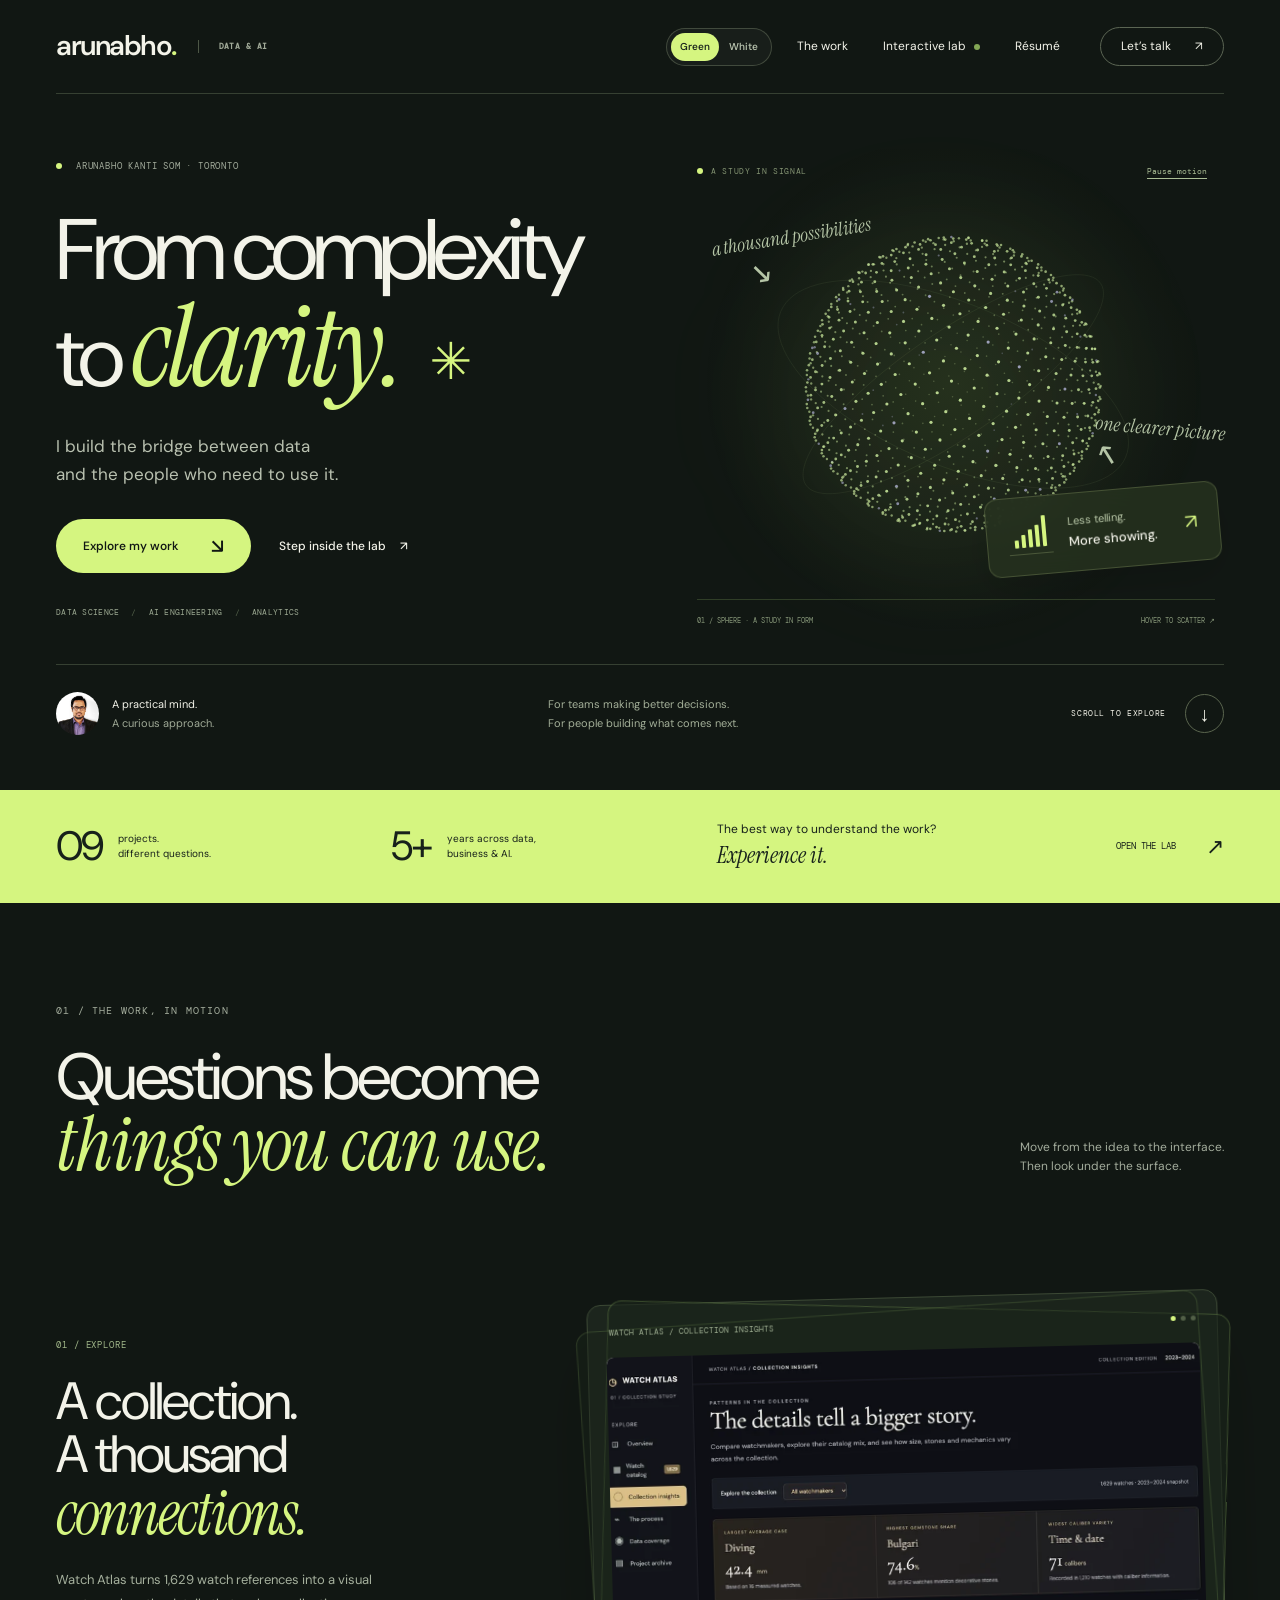
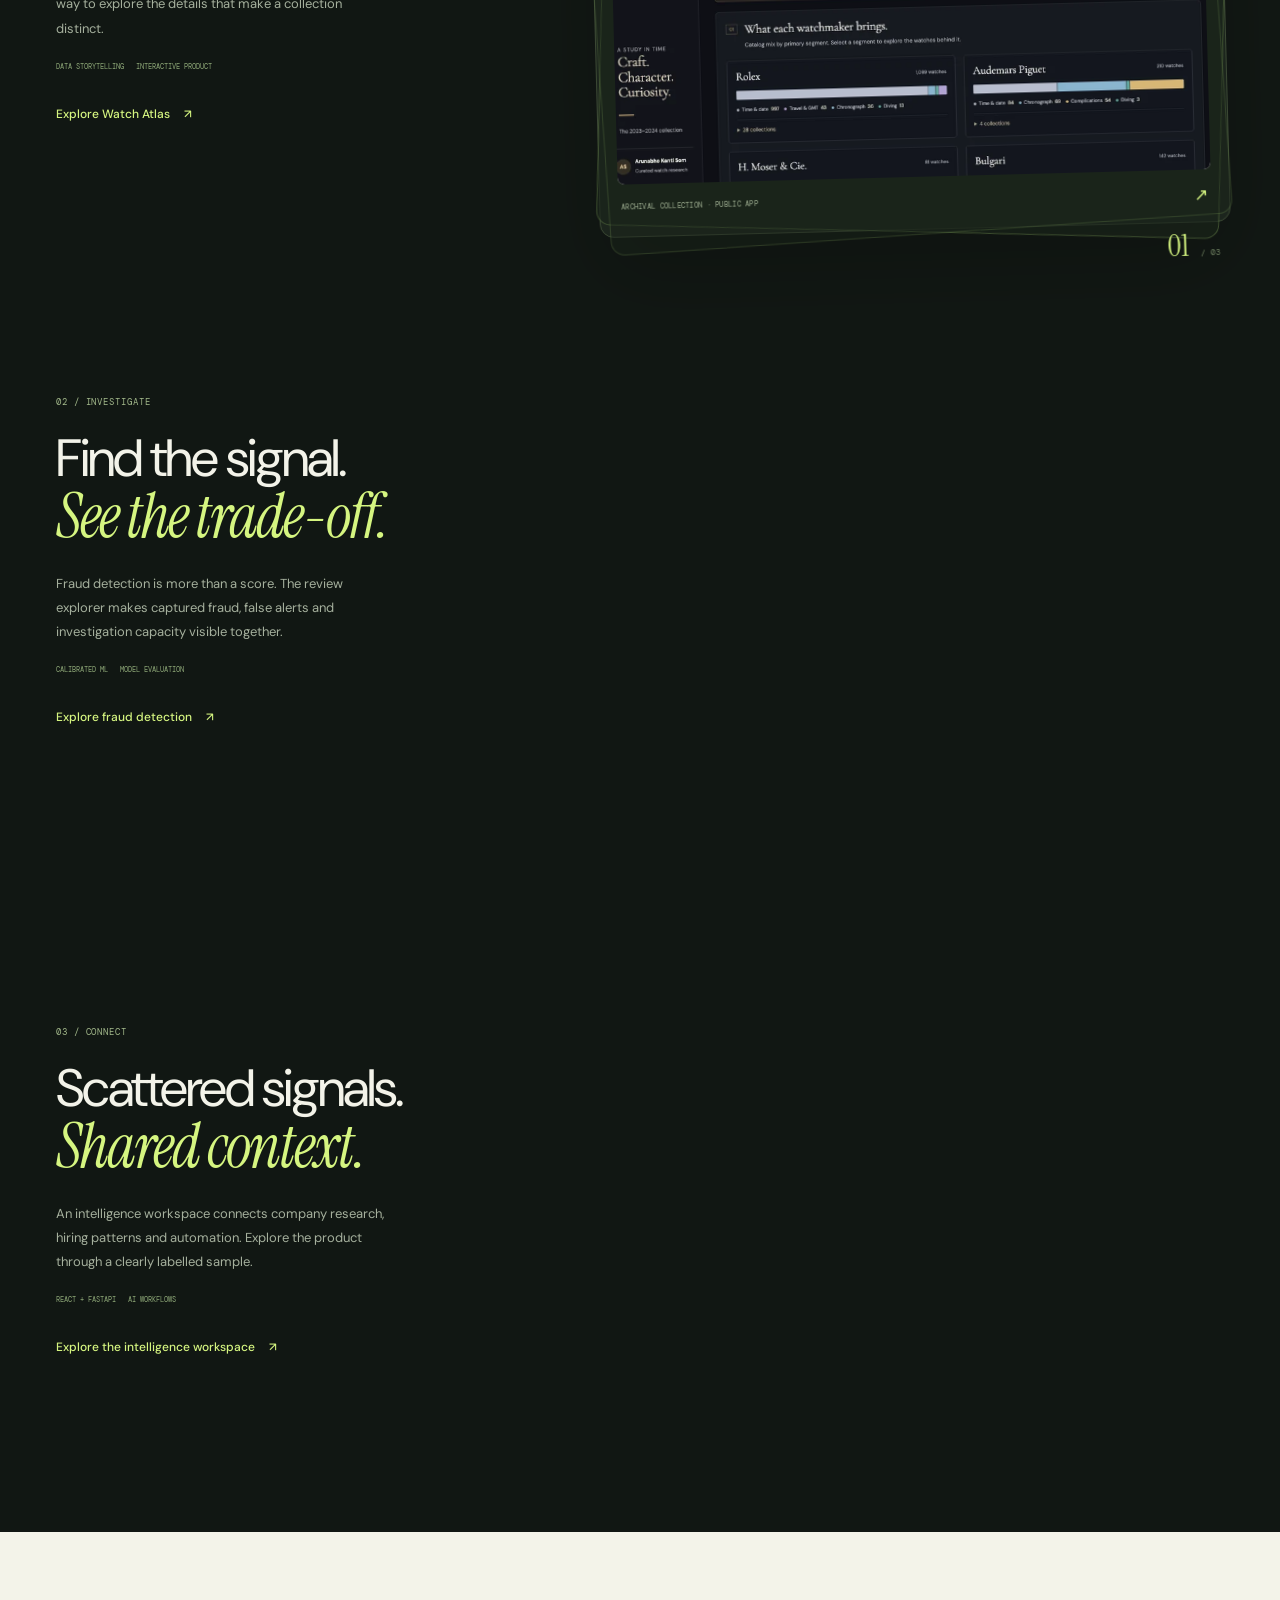
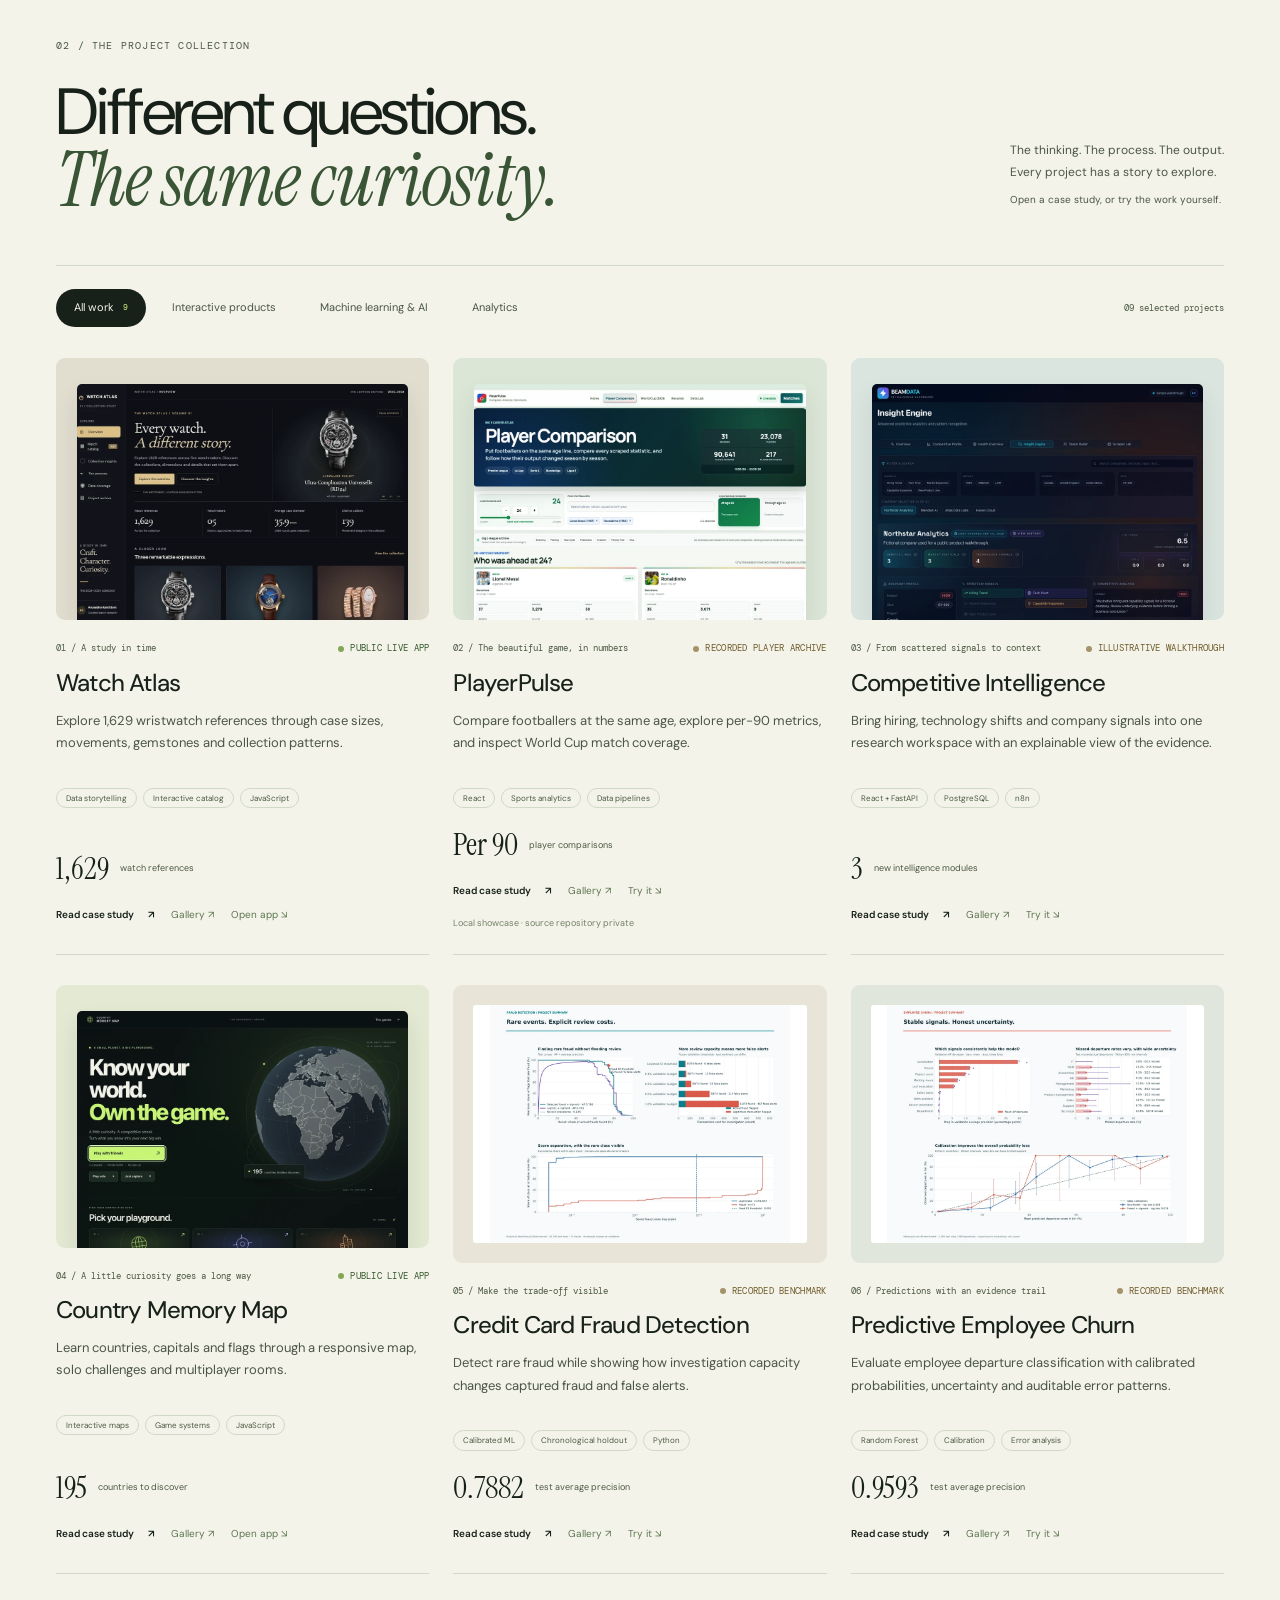
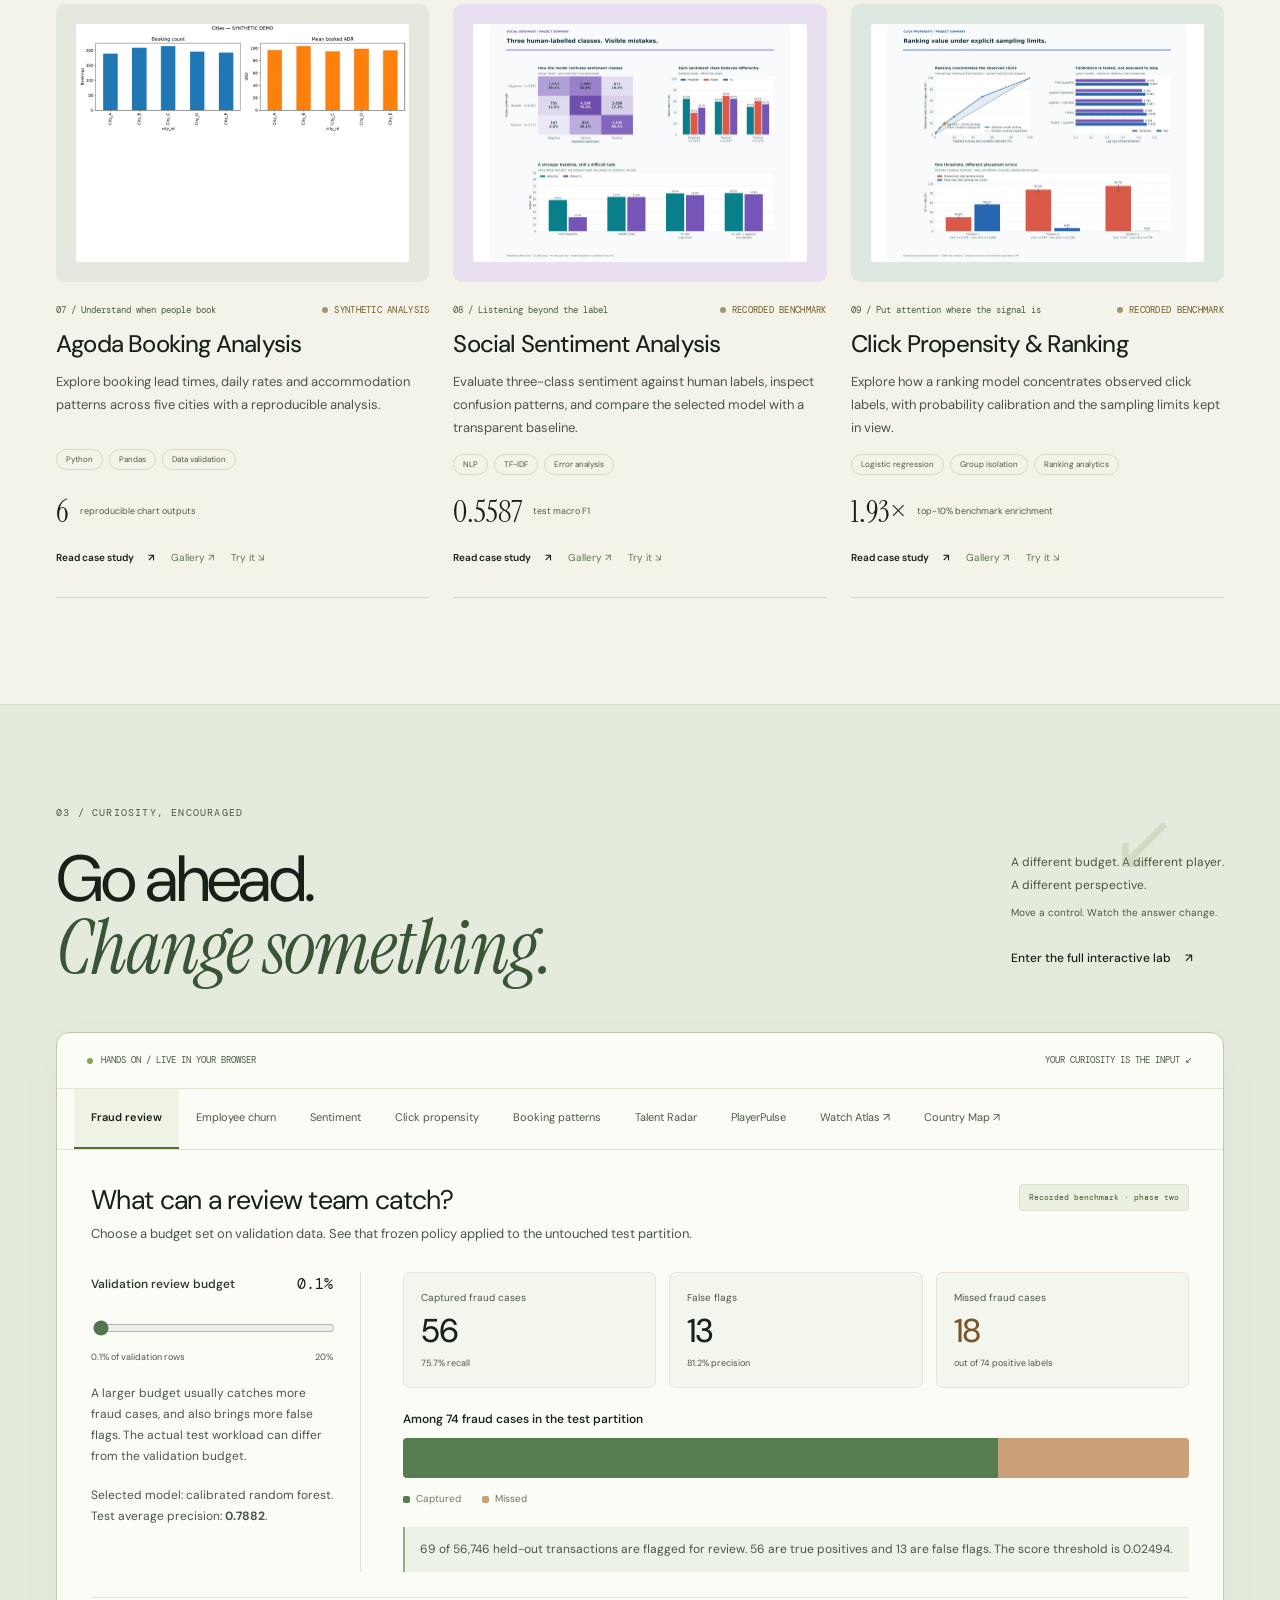
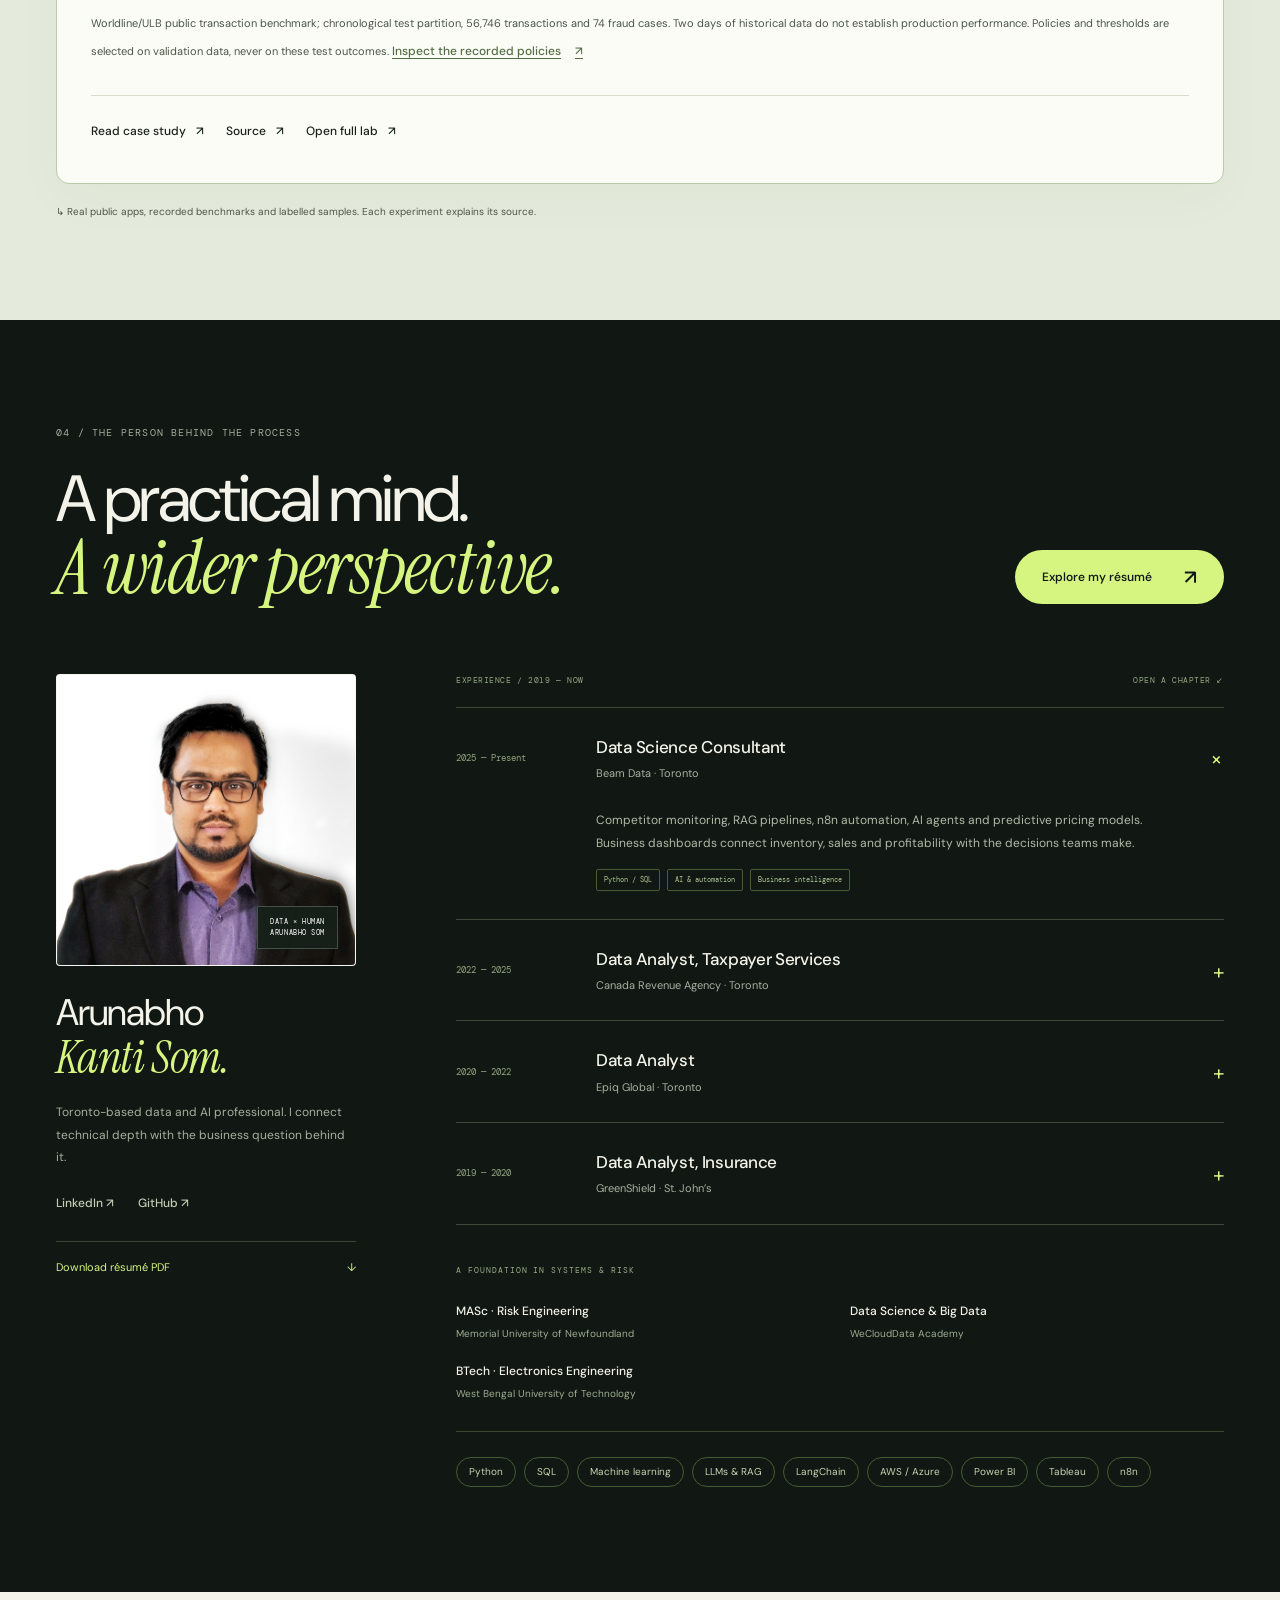
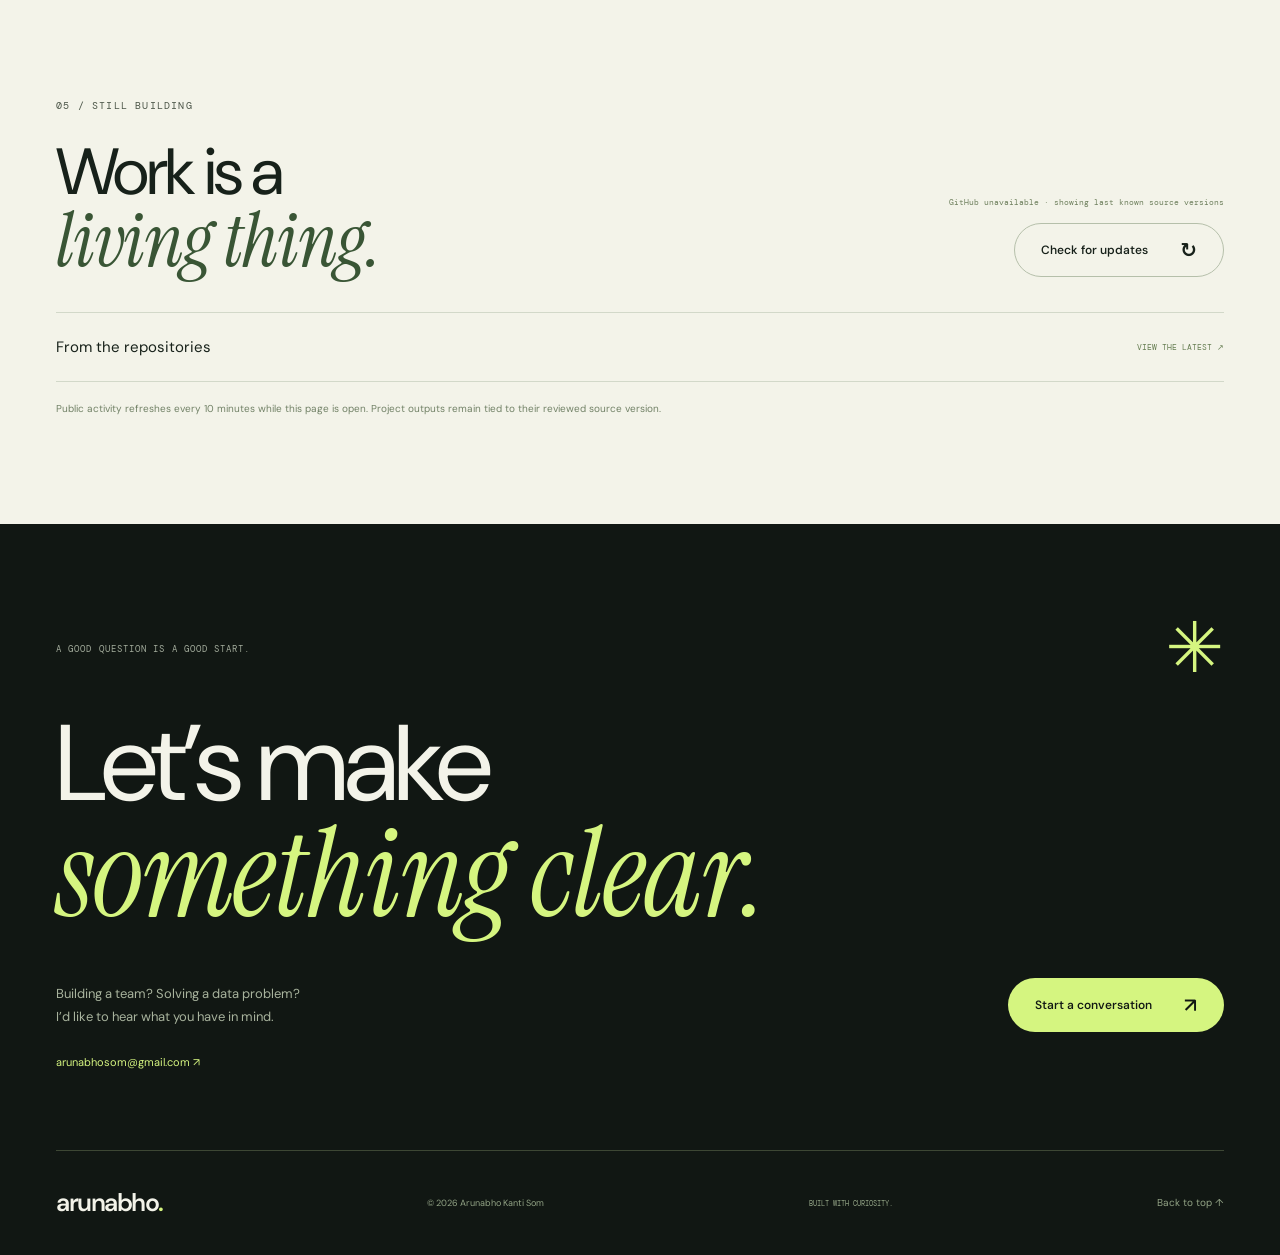
<file: index.html>
<!DOCTYPE html>
<html lang="en">
<head>
<meta charset="UTF-8"><meta name="viewport" content="width=device-width, initial-scale=1.0"><meta name="theme-color" content="#111713">
<meta name="description" content="Arunabho Kanti Som — data science, AI engineering and analytics. Explore nine projects, interactive labs, case studies and the experience behind the work.">
<meta property="og:title" content="Arunabho Som — From complexity to clarity."><meta property="og:description" content="Data. Intelligence. Experiences. Explore the work, question the evidence, and change something yourself."><meta property="og:type" content="website">
<title>Arunabho Som — From complexity to clarity.</title>
<script src="theme.js"></script><link rel="icon" href="images/favicon.svg" type="image/svg+xml">
<link rel="preconnect" href="https://fonts.googleapis.com"><link rel="preconnect" href="https://fonts.gstatic.com" crossorigin><link href="https://fonts.googleapis.com/css2?family=Instrument+Serif:ital@0;1&family=DM+Sans:wght@400;450;500;550;600;650;700&family=DM+Mono:wght@400;500&display=swap" rel="stylesheet">
<link rel="stylesheet" href="style.css"><link rel="stylesheet" href="lab.css">
<link rel="stylesheet" href="theme.css"><script src="portfolio.js" defer></script><script src="motion.js" defer></script>
</head>
<body>
<a class="skip-link" href="#main">Skip to content</a>
<header class="site-header" id="top"><div class="wrap header-inner"><a class="brand" href="#top" aria-label="Arunabho Som, home">arunabho<span class="brand-dot">.</span><span class="brand-caption">DATA & AI</span></a><button class="theme-toggle" type="button" role="switch" aria-label="White colour mode" aria-checked="false"><span aria-hidden="true">Green</span><span aria-hidden="true">White</span></button><button class="menu-toggle" type="button" aria-expanded="false" aria-controls="site-nav">Menu <span aria-hidden="true">＋</span></button><nav id="site-nav" aria-label="Main navigation"><a href="#projects">The work</a><a href="lab.html">Interactive lab <span class="small-dot" aria-hidden="true"></span></a><a href="#resume">Résumé</a><a class="nav-contact" href="#contact">Let’s talk <span aria-hidden="true">↗</span></a></nav></div><div class="reading-progress" aria-hidden="true"></div></header>
<main id="main">
<section class="hero dark-section" aria-labelledby="hero-title"><div class="wrap hero-grid"><div class="hero-copy"><p class="eyebrow hero-kicker"><span class="small-dot" aria-hidden="true"></span> ARUNABHO KANTI SOM · TORONTO</p><h1 id="hero-title">From complexity<br>to <em>clarity.</em><span class="hero-title-star" aria-hidden="true">✳</span></h1><p class="hero-intro">I build the bridge between data<br>and the people who need to use it.</p><div class="hero-actions"><a class="button button-lime magnetic" href="#projects">Explore my work <span aria-hidden="true">↘</span></a><a class="text-link" href="lab.html">Step inside the lab <span aria-hidden="true">↗</span></a></div><div class="hero-disciplines"><span>DATA SCIENCE</span><i aria-hidden="true">/</i><span>AI ENGINEERING</span><i aria-hidden="true">/</i><span>ANALYTICS</span></div></div><div class="signal-art" aria-label="Interactive particle sculpture: hover to scatter the dots, move to shape them, and leave to let them regroup"><div class="art-topline"><span><span class="small-dot" aria-hidden="true"></span> A STUDY IN SIGNAL</span><button class="motion-toggle" type="button" aria-pressed="false">Pause motion</button></div><canvas id="signal-canvas" aria-hidden="true"></canvas><div class="art-orbit-label label-input">a thousand possibilities<span>↘</span></div><div class="art-orbit-label label-output">one clearer picture<span>↖</span></div><a href="#playground" class="signal-callout"><span class="signal-mini" aria-hidden="true"><i></i><i></i><i></i><i></i><i></i></span><span>Less telling.<br><strong>More showing.</strong></span><span class="callout-arrow" aria-hidden="true">↗</span></a><div class="art-baseline"><span><span class="signal-state">01 / SPHERE · A STUDY IN FORM</span></span><span>HOVER TO SCATTER ↗</span></div></div></div><div class="wrap hero-bottom"><div class="hero-person"><img src="images/about/image (27).png" alt="Arunabho Kanti Som" width="44" height="44"><p>A practical mind.<br><span>A curious approach.</span></p></div><p>For teams making better decisions.<br>For people building what comes next.</p><a href="#featured" class="scroll-cue"><span>SCROLL TO EXPLORE</span><span class="scroll-circle" aria-hidden="true">↓</span></a></div></section>
<div class="proof-strip"><div class="wrap"><p><strong>09</strong><span>projects.<br>different questions.</span></p><p><strong>5+</strong><span>years across data,<br>business & AI.</span></p><div class="proof-manifesto">The best way to understand the work?<br><em>Experience it.</em></div><a href="lab.html" class="proof-link">OPEN THE LAB <span aria-hidden="true">↗</span></a></div></div>
<section class="featured-section dark-section" id="featured" aria-labelledby="featured-title"><div class="wrap featured-intro"><p class="eyebrow">01 / THE WORK, IN MOTION</p><h2 id="featured-title">Questions become<br><em>things you can use.</em></h2><p>Move from the idea to the interface.<br>Then look under the surface.</p></div><div class="wrap featured-story"><div class="story-copy">
<article class="story-chapter" data-stage="0"><span class="chapter-number">01 / EXPLORE</span><h3>A collection.<br> A thousand<br> <em>connections.</em></h3><p>Watch Atlas turns 1,629 watch references into a visual way to explore the details that make a collection distinct.</p><div class="chapter-tags"><span>DATA STORYTELLING</span><span>INTERACTIVE PRODUCT</span></div><a class="text-link" href="case-study.html?project=watch">Explore Watch Atlas <span aria-hidden="true">↗</span></a><a class="mobile-stage" href="case-study.html?project=watch"><img src="images/outputs/previews/watch-insights.webp" alt="Watch Atlas collection insights" loading="lazy" width="1440" height="1000"></a></article>
<article class="story-chapter" data-stage="1"><span class="chapter-number">02 / INVESTIGATE</span><h3>Find the signal.<br> <em>See the trade-off.</em></h3><p>Fraud detection is more than a score. The review explorer makes captured fraud, false alerts and investigation capacity visible together.</p><div class="chapter-tags"><span>CALIBRATED ML</span><span>MODEL EVALUATION</span></div><a class="text-link" href="case-study.html?project=fraud">Explore fraud detection <span aria-hidden="true">↗</span></a><a class="mobile-stage" href="case-study.html?project=fraud"><img src="images/outputs/previews/fraud-overview.webp" alt="Fraud detection benchmark summary" loading="lazy" width="1440" height="1000"></a></article>
<article class="story-chapter" data-stage="2"><span class="chapter-number">03 / CONNECT</span><h3>Scattered signals.<br> <em>Shared context.</em></h3><p>An intelligence workspace connects company research, hiring patterns and automation. Explore the product through a clearly labelled sample.</p><div class="chapter-tags"><span>REACT + FASTAPI</span><span>AI WORKFLOWS</span></div><a class="text-link" href="case-study.html?project=intelligence">Explore the intelligence workspace <span aria-hidden="true">↗</span></a><a class="mobile-stage" href="case-study.html?project=intelligence"><img src="images/outputs/previews/threat-insight-engine.webp" alt="Intelligence workspace using fictional sample data" loading="lazy" width="1440" height="1000"></a></article></div>
<div class="story-stage"><div class="stage-top"><span class="stage-caption">WATCH ATLAS / COLLECTION INSIGHTS</span><div class="stage-dots" aria-hidden="true"><i class="active"></i><i></i><i></i></div></div><div class="stage-images"><a class="stage-slide active" href="case-study.html?project=watch"><img src="images/outputs/previews/watch-insights.webp" alt="Watch Atlas collection insights" loading="lazy"></a><a class="stage-slide" href="case-study.html?project=fraud" tabindex="-1" aria-hidden="true"><img src="images/outputs/previews/fraud-overview.webp" alt="Fraud benchmark summary with precision, recall and review capacity" loading="lazy"></a><a class="stage-slide" href="case-study.html?project=intelligence" tabindex="-1" aria-hidden="true"><img src="images/outputs/previews/threat-insight-engine.webp" alt="Competitive intelligence research workspace using fictional sample data" loading="lazy"></a></div><div class="stage-bottom"><span class="stage-status">ARCHIVAL COLLECTION · PUBLIC APP</span><span aria-hidden="true">↗</span></div><div class="stage-index" aria-hidden="true">01<span>/ 03</span></div></div></div></section>
<section class="section wrap collection-section" id="projects" aria-labelledby="projects-title"><div class="section-heading reveal"><div><p class="eyebrow">02 / THE PROJECT COLLECTION</p><h2 id="projects-title">Different questions.<br><em>The same curiosity.</em></h2></div><p class="section-aside">The thinking. The process. The output.<br>Every project has a story to explore.<br><span>Open a case study, or try the work yourself.</span></p></div><div class="filter-bar"><div class="project-filters" role="group" aria-label="Filter projects"><button class="filter active" type="button" data-filter="all" aria-pressed="true">All work <span>9</span></button><button class="filter" type="button" data-filter="interactive" aria-pressed="false">Interactive products</button><button class="filter" type="button" data-filter="ai" aria-pressed="false">Machine learning & AI</button><button class="filter" type="button" data-filter="analytics" aria-pressed="false">Analytics</button></div><span class="filter-caption" id="project-count" role="status">09 selected projects</span></div><div class="project-grid" id="project-grid" aria-busy="true"><p class="loading-note">Preparing the project collection…</p></div><noscript><p>Explore the work on <a href="https://github.com/AarunabhS">GitHub</a>. JavaScript enables the project explorer and interactive outputs.</p></noscript></section>
<section class="playground-section" id="playground" aria-labelledby="playground-title"><div class="wrap"><div class="section-heading reveal"><div><p class="eyebrow">03 / CURIOSITY, ENCOURAGED</p><h2 id="playground-title">Go ahead.<br><em>Change something.</em></h2></div><div class="section-aside"><p>A different budget. A different player.<br>A different perspective.<br><span>Move a control. Watch the answer change.</span></p><a class="text-link" href="lab.html">Enter the full interactive lab <span aria-hidden="true">↗</span></a></div></div><div class="lab"><div class="lab-topline"><span><span class="small-dot" aria-hidden="true"></span> HANDS ON / LIVE IN YOUR BROWSER</span><span>YOUR CURIOSITY IS THE INPUT ↙</span></div><div class="lab-tabs" role="tablist" aria-label="Choose an interactive output"><button role="tab" id="tab-fraud" aria-selected="true" aria-controls="lab-panel" data-demo="fraud" tabindex="0">Fraud review</button><button role="tab" id="tab-churn" aria-selected="false" aria-controls="lab-panel" data-demo="churn" tabindex="-1">Employee churn</button><button role="tab" id="tab-sentiment" aria-selected="false" aria-controls="lab-panel" data-demo="sentiment" tabindex="-1">Sentiment</button><button role="tab" id="tab-ctr" aria-selected="false" aria-controls="lab-panel" data-demo="ctr" tabindex="-1">Click propensity</button><button role="tab" id="tab-agoda" aria-selected="false" aria-controls="lab-panel" data-demo="agoda" tabindex="-1">Booking patterns</button><button role="tab" id="tab-talent" aria-selected="false" aria-controls="lab-panel" data-demo="talent" tabindex="-1">Talent Radar</button><button role="tab" id="tab-playerpulse" aria-selected="false" aria-controls="lab-panel" data-demo="playerpulse" tabindex="-1">PlayerPulse</button><button role="tab" id="tab-watch" aria-selected="false" aria-controls="lab-panel" data-demo="watch" tabindex="-1">Watch Atlas ↗</button><button role="tab" id="tab-country" aria-selected="false" aria-controls="lab-panel" data-demo="country" tabindex="-1">Country Map ↗</button></div><div class="lab-panel" id="lab-panel" role="tabpanel" aria-labelledby="tab-fraud" tabindex="0"><p class="loading-note">Preparing the interactive output…</p></div></div><p class="lab-footnote">↳ Real public apps, recorded benchmarks and labelled samples. Each experiment explains its source.</p></div></section>
<section class="resume-section dark-section" id="resume" aria-labelledby="resume-title"><div class="wrap"><div class="resume-heading reveal"><div><p class="eyebrow">04 / THE PERSON BEHIND THE PROCESS</p><h2 id="resume-title">A practical mind.<br><em>A wider perspective.</em></h2></div><a href="resume.html" class="button button-lime magnetic">Explore my résumé <span aria-hidden="true">↗</span></a></div><div class="resume-layout"><aside class="resume-profile"><div class="portrait-frame"><img src="images/about/image (27).png" alt="Arunabho Kanti Som" loading="lazy" width="653" height="711"><span class="portrait-stamp">DATA × HUMAN<br>ARUNABHO SOM</span></div><h3>Arunabho<br><em>Kanti Som.</em></h3><p>Toronto-based data and AI professional. I connect technical depth with the business question behind it.</p><div class="about-links"><a class="text-link" href="https://www.linkedin.com/in/arunabho-kanti-som/" target="_blank" rel="noopener noreferrer">LinkedIn ↗</a><a class="text-link" href="https://github.com/AarunabhS" target="_blank" rel="noopener noreferrer">GitHub ↗</a></div><a class="resume-print-link" href="output/pdf/Arunabho-Kanti-Som-Resume.pdf" download>Download résumé PDF <span aria-hidden="true">↓</span></a></aside><div class="resume-experience"><div class="resume-topline"><span>EXPERIENCE / 2019 — NOW</span><span>OPEN A CHAPTER ↙</span></div><div class="experience">
<details open><summary><span class="experience-date">2025 — Present</span><span><strong>Data Science Consultant</strong><span>Beam Data · Toronto</span></span><span class="details-sign" aria-hidden="true">+</span></summary><div class="experience-detail"><p>Competitor monitoring, RAG pipelines, n8n automation, AI agents and predictive pricing models. Business dashboards connect inventory, sales and profitability with the decisions teams make.</p><div class="experience-tools"><span>Python / SQL</span><span>AI & automation</span><span>Business intelligence</span></div></div></details>
<details><summary><span class="experience-date">2022 — 2025</span><span><strong>Data Analyst, Taxpayer Services</strong><span>Canada Revenue Agency · Toronto</span></span><span class="details-sign" aria-hidden="true">+</span></summary><div class="experience-detail"><p>SQL reporting, KPI dashboards, validation workflows and service trend analysis for a federal contact-centre network. Supported workload planning and program improvement with controlled access and audit traceability.</p><div class="experience-tools"><span>SQL reporting</span><span>Quality & validation</span><span>Operational analytics</span></div></div></details>
<details><summary><span class="experience-date">2020 — 2022</span><span><strong>Data Analyst</strong><span>Epiq Global · Toronto</span></span><span class="details-sign" aria-hidden="true">+</span></summary><div class="experience-detail"><p>Python and SQL analysis of claims, transactions and seasonal patterns. Customer segmentation models and Tableau dashboards for financial KPIs, customer behaviour and sentiment.</p><div class="experience-tools"><span>Python / SQL</span><span>Tableau</span><span>Customer analytics</span></div></div></details>
<details><summary><span class="experience-date">2019 — 2020</span><span><strong>Data Analyst, Insurance</strong><span>GreenShield · St. John’s</span></span><span class="details-sign" aria-hidden="true">+</span></summary><div class="experience-detail"><p>Analysed 18,000+ member profiles in SQL and Excel. Explored claim patterns, premiums and risk to support underwriting, profitability and financial planning.</p><div class="experience-tools"><span>SQL / Excel</span><span>Risk analysis</span><span>Financial planning</span></div></div></details>
</div><div class="resume-education"><span class="eyebrow">A FOUNDATION IN SYSTEMS & RISK</span><div><p><strong>MASc · Risk Engineering</strong><span>Memorial University of Newfoundland</span></p><p><strong>Data Science & Big Data</strong><span>WeCloudData Academy</span></p><p><strong>BTech · Electronics Engineering</strong><span>West Bengal University of Technology</span></p></div></div><div class="capability-cloud"><span>Python</span><span>SQL</span><span>Machine learning</span><span>LLMs & RAG</span><span>LangChain</span><span>AWS / Azure</span><span>Power BI</span><span>Tableau</span><span>n8n</span></div></div></div></div></section>
<section class="section wrap activity-section" aria-labelledby="activity-title"><div class="activity-heading"><div><p class="eyebrow">05 / STILL BUILDING</p><h2 id="activity-title">Work is a<br><em>living thing.</em></h2></div><div class="activity-controls"><p id="activity-status" role="status">Showing reviewed source versions</p><button type="button" class="button button-outline" id="refresh-activity">Check for updates <span aria-hidden="true">↻</span></button></div></div><details class="activity-disclosure"><summary>From the repositories <span>VIEW THE LATEST ↗</span></summary><div id="activity-feed" class="activity-feed" aria-busy="true"></div></details><p class="activity-footnote">Public activity refreshes every 10 minutes while this page is open. Project outputs remain tied to their reviewed source version.</p></section>
<section class="contact-section dark-section" id="contact" aria-labelledby="contact-title"><div class="wrap"><div class="contact-top"><p class="eyebrow">A GOOD QUESTION IS A GOOD START.</p><span class="contact-star" aria-hidden="true">✳</span></div><h2 id="contact-title">Let’s make<br><em>something clear.</em></h2><div class="contact-bottom"><p>Building a team? Solving a data problem?<br>I’d like to hear what you have in mind.</p><a class="button button-lime magnetic" href="mailto:arunabhosom@gmail.com">Start a conversation <span aria-hidden="true">↗</span></a></div><a class="contact-email" href="mailto:arunabhosom@gmail.com">arunabhosom@gmail.com ↗</a></div></section>
</main><footer class="footer-shell dark-section"><div class="site-footer wrap"><a class="brand" href="#top">arunabho<span class="brand-dot">.</span></a><span>© <span id="year">2026</span> Arunabho Kanti Som</span><span>BUILT WITH CURIOSITY.</span><a href="#top">Back to top ↑</a></div></footer>
<dialog id="project-dialog" class="project-dialog" aria-labelledby="dialog-title"><button class="dialog-close" type="button" aria-label="Close project details">Close <span aria-hidden="true">×</span></button><div id="dialog-content"></div></dialog>
</body></html>
</file>
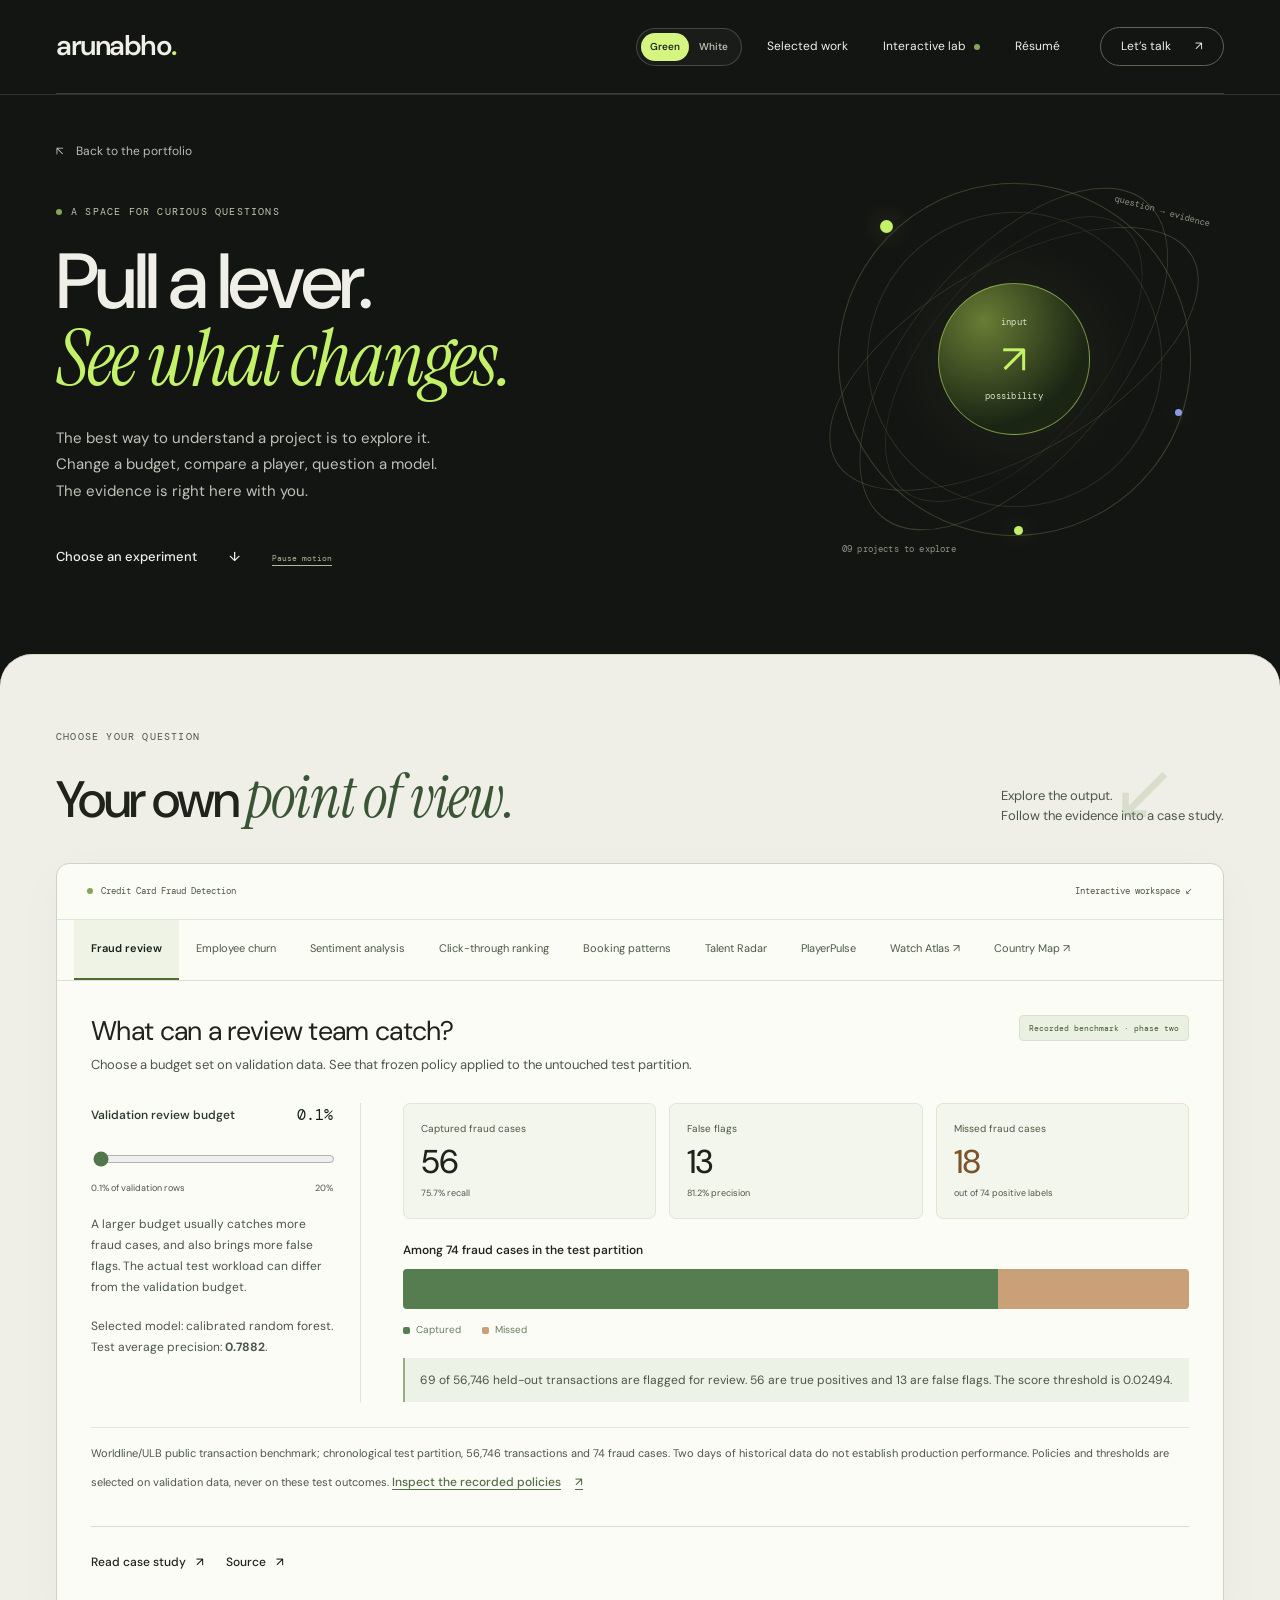
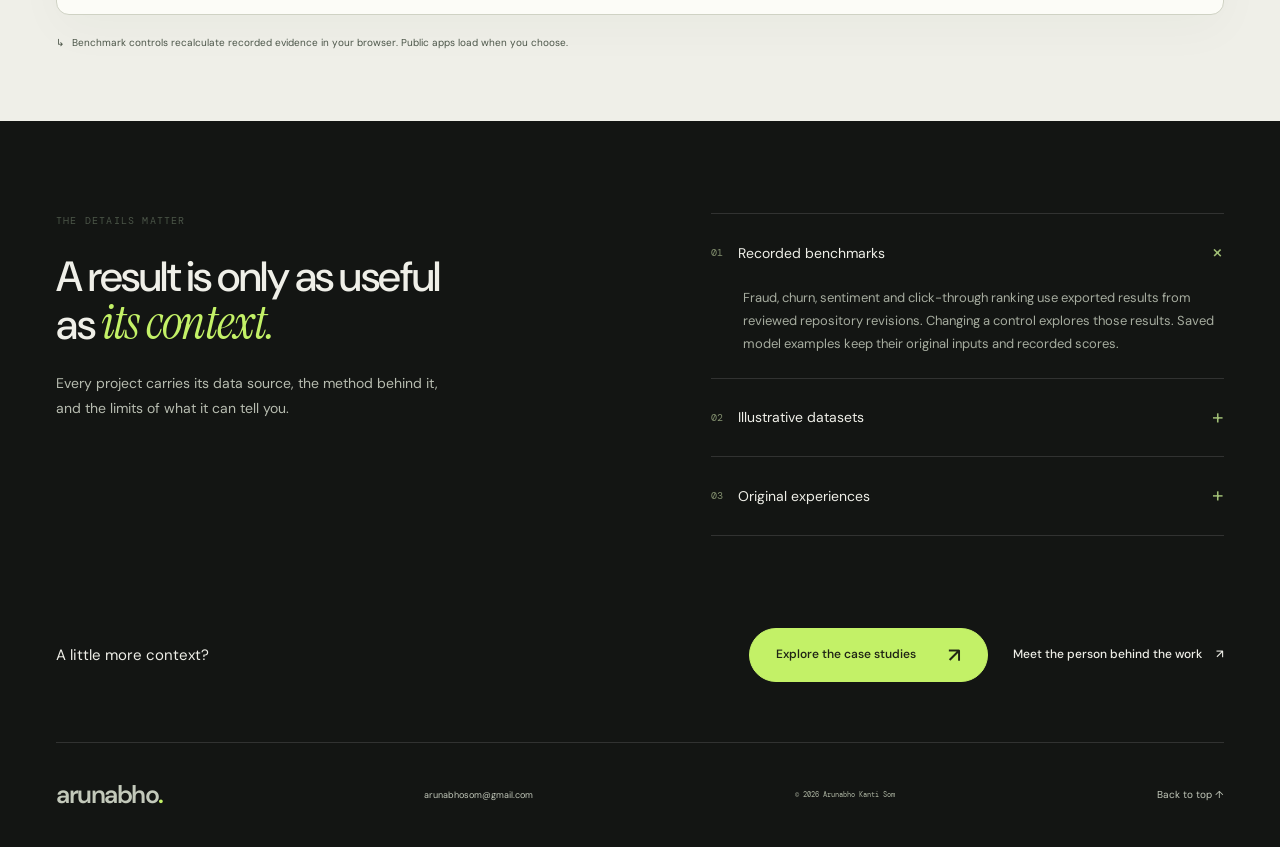
<file: lab.html>
<!DOCTYPE html>
<html lang="en">
<head>
  <meta charset="UTF-8">
  <meta name="viewport" content="width=device-width, initial-scale=1.0">
  <meta name="theme-color" content="#131513">
  <meta name="description" content="Explore nine data and AI projects with interactive benchmark controls, recorded model outputs and public applications. An interactive lab by Arunabho Kanti Som.">
  <title>Interactive lab | Arunabho Som</title>
<script src="theme.js"></script>
  <link rel="icon" href="images/favicon.svg" type="image/svg+xml">
  <link rel="preconnect" href="https://fonts.googleapis.com">
  <link rel="preconnect" href="https://fonts.gstatic.com" crossorigin>
  <link href="https://fonts.googleapis.com/css2?family=Instrument+Serif:ital@0;1&family=DM+Sans:wght@400;500;550;600;650;700&family=DM+Mono:wght@400;500&display=swap" rel="stylesheet">
  <link rel="stylesheet" href="style.css">
  <link rel="stylesheet" href="lab.css">
<link rel="stylesheet" href="theme.css">
  <script src="portfolio.js" defer></script>
  <script src="motion.js" defer></script>
</head>
<body class="lab-page" data-page="lab">
  <a class="skip-link" href="#main">Skip to content</a>
  <header class="site-header" id="top"><div class="wrap header-inner">
    <a class="brand" href="index.html" aria-label="Arunabho Som, home">arunabho<span class="brand-dot">.</span></a>
    <button class="theme-toggle" type="button" role="switch" aria-label="White colour mode" aria-checked="false"><span aria-hidden="true">Green</span><span aria-hidden="true">White</span></button><button class="menu-toggle" type="button" aria-expanded="false" aria-controls="site-nav">Menu <span aria-hidden="true">☰</span></button>
    <nav id="site-nav" aria-label="Main navigation">
      <a href="index.html#projects">Selected work</a>
      <a href="#playground" aria-current="page">Interactive lab <span class="small-dot" aria-hidden="true"></span></a>
      <a href="index.html#resume">Résumé</a>
      <a class="nav-contact" href="mailto:arunabhosom@gmail.com">Let’s talk <span aria-hidden="true">↗</span></a>
    </nav>
  </div></header>
  <main id="main">
    <section class="lab-page-hero wrap" aria-labelledby="lab-page-title">
      <div class="lab-page-copy">
        <a class="lab-back-link" href="index.html#playground"><span aria-hidden="true">↖</span> Back to the portfolio</a>
        <p class="eyebrow"><span class="small-dot" aria-hidden="true"></span> A space for curious questions</p>
        <h1 id="lab-page-title">Pull a lever.<br><em>See what changes.</em></h1>
        <p class="lab-page-intro">The best way to understand a project is to explore it.<br>Change a budget, compare a player, question a model.<br>The evidence is right here with you.</p>
        <a class="text-link" href="#playground">Choose an experiment <span aria-hidden="true">↓</span></a><button class="motion-toggle lab-motion-toggle" type="button" aria-pressed="false">Pause motion</button>
      </div>
      <div class="lab-orbit" aria-hidden="true">
        <div class="orbit-ring orbit-ring-one"></div><div class="orbit-ring orbit-ring-two"></div><div class="orbit-ring orbit-ring-three"></div>
        <span class="orbit-dot orbit-dot-one"></span><span class="orbit-dot orbit-dot-two"></span><span class="orbit-dot orbit-dot-three"></span>
        <div class="orbit-core"><span>input</span><strong>↗</strong><span>possibility</span></div>
        <span class="orbit-label orbit-label-one">question → evidence</span><span class="orbit-label orbit-label-two">09 projects to explore</span>
      </div>
    </section>
    <section class="playground-section lab-workspace" id="playground" aria-labelledby="lab-workspace-title">
      <div class="wrap">
        <div class="lab-workspace-heading reveal"><div><p class="eyebrow">Choose your question</p><h2 id="lab-workspace-title">Your own <em>point of view.</em></h2></div><p>Explore the output.<br><span>Follow the evidence into a case study.</span></p></div>
        <div class="lab">
          <div class="lab-topline"><span><span class="small-dot" aria-hidden="true"></span> <span id="lab-current-project">Preparing the experiment</span></span><span>Interactive workspace <span aria-hidden="true">↙</span></span></div>
          <div class="lab-tabs" role="tablist" aria-label="Choose an interactive output">
            <button type="button" role="tab" id="tab-fraud" aria-selected="true" aria-controls="lab-panel" data-demo="fraud" tabindex="0">Fraud review</button>
            <button type="button" role="tab" id="tab-churn" aria-selected="false" aria-controls="lab-panel" data-demo="churn" tabindex="-1">Employee churn</button>
            <button type="button" role="tab" id="tab-sentiment" aria-selected="false" aria-controls="lab-panel" data-demo="sentiment" tabindex="-1">Sentiment analysis</button>
            <button type="button" role="tab" id="tab-ctr" aria-selected="false" aria-controls="lab-panel" data-demo="ctr" tabindex="-1">Click-through ranking</button>
            <button type="button" role="tab" id="tab-agoda" aria-selected="false" aria-controls="lab-panel" data-demo="agoda" tabindex="-1">Booking patterns</button>
            <button type="button" role="tab" id="tab-talent" aria-selected="false" aria-controls="lab-panel" data-demo="talent" tabindex="-1">Talent Radar</button>
            <button type="button" role="tab" id="tab-playerpulse" aria-selected="false" aria-controls="lab-panel" data-demo="playerpulse" tabindex="-1">PlayerPulse</button>
            <button type="button" role="tab" id="tab-watch" aria-selected="false" aria-controls="lab-panel" data-demo="watch" tabindex="-1">Watch Atlas <span aria-hidden="true">↗</span></button>
            <button type="button" role="tab" id="tab-country" aria-selected="false" aria-controls="lab-panel" data-demo="country" tabindex="-1">Country Map <span aria-hidden="true">↗</span></button>
          </div>
          <div class="lab-panel" id="lab-panel" role="tabpanel" aria-labelledby="tab-fraud" tabindex="0" aria-busy="true"><p class="loading-note">Preparing the interactive output…</p></div>
        </div>
        <p class="lab-footnote"><span aria-hidden="true">↳</span> Benchmark controls recalculate recorded evidence in your browser. Public apps load when you choose.</p>
        <noscript><p>Enable JavaScript to use the controls, or <a href="index.html#projects">explore the project case studies</a>.</p></noscript>
      </div>
    </section>
    <section class="lab-reading wrap reveal" aria-labelledby="lab-reading-title">
      <div><p class="eyebrow">The details matter</p><h2 id="lab-reading-title">A result is only as useful<br>as <em>its context.</em></h2><p>Every project carries its data source, the method behind it, and the limits of what it can tell you.</p></div>
      <div class="lab-reading-notes">
        <details open><summary><span>01</span> Recorded benchmarks <span class="details-sign" aria-hidden="true">+</span></summary><p>Fraud, churn, sentiment and click-through ranking use exported results from reviewed repository revisions. Changing a control explores those results. Saved model examples keep their original inputs and recorded scores.</p></details>
        <details><summary><span>02</span> Illustrative datasets <span class="details-sign" aria-hidden="true">+</span></summary><p>Booking patterns use 1,000 deterministic synthetic records. Talent Radar uses fictional companies and jobs. Both are labelled in the workspace so you can explore the approach with the right context.</p></details>
        <details><summary><span>03</span> Original experiences <span class="details-sign" aria-hidden="true">+</span></summary><p>Watch Atlas and Country Memory Map open the original public applications on request. PlayerPulse uses a saved player archive; the comparison shows missing coverage rather than filling gaps with invented values.</p></details>
      </div>
    </section>
    <div class="lab-next wrap"><p>A little more context?</p><a class="button button-lime magnetic" href="index.html#projects">Explore the case studies <span aria-hidden="true">↗</span></a><a class="text-link" href="index.html#resume">Meet the person behind the work <span aria-hidden="true">↗</span></a></div>
  </main>
  <footer class="site-footer wrap"><a class="brand" href="index.html">arunabho<span class="brand-dot">.</span></a><a href="mailto:arunabhosom@gmail.com">arunabhosom@gmail.com</a><span>© <span id="year">2026</span> Arunabho Kanti Som</span><a href="#top">Back to top <span aria-hidden="true">↑</span></a></footer>
</body>
</html>
</file>
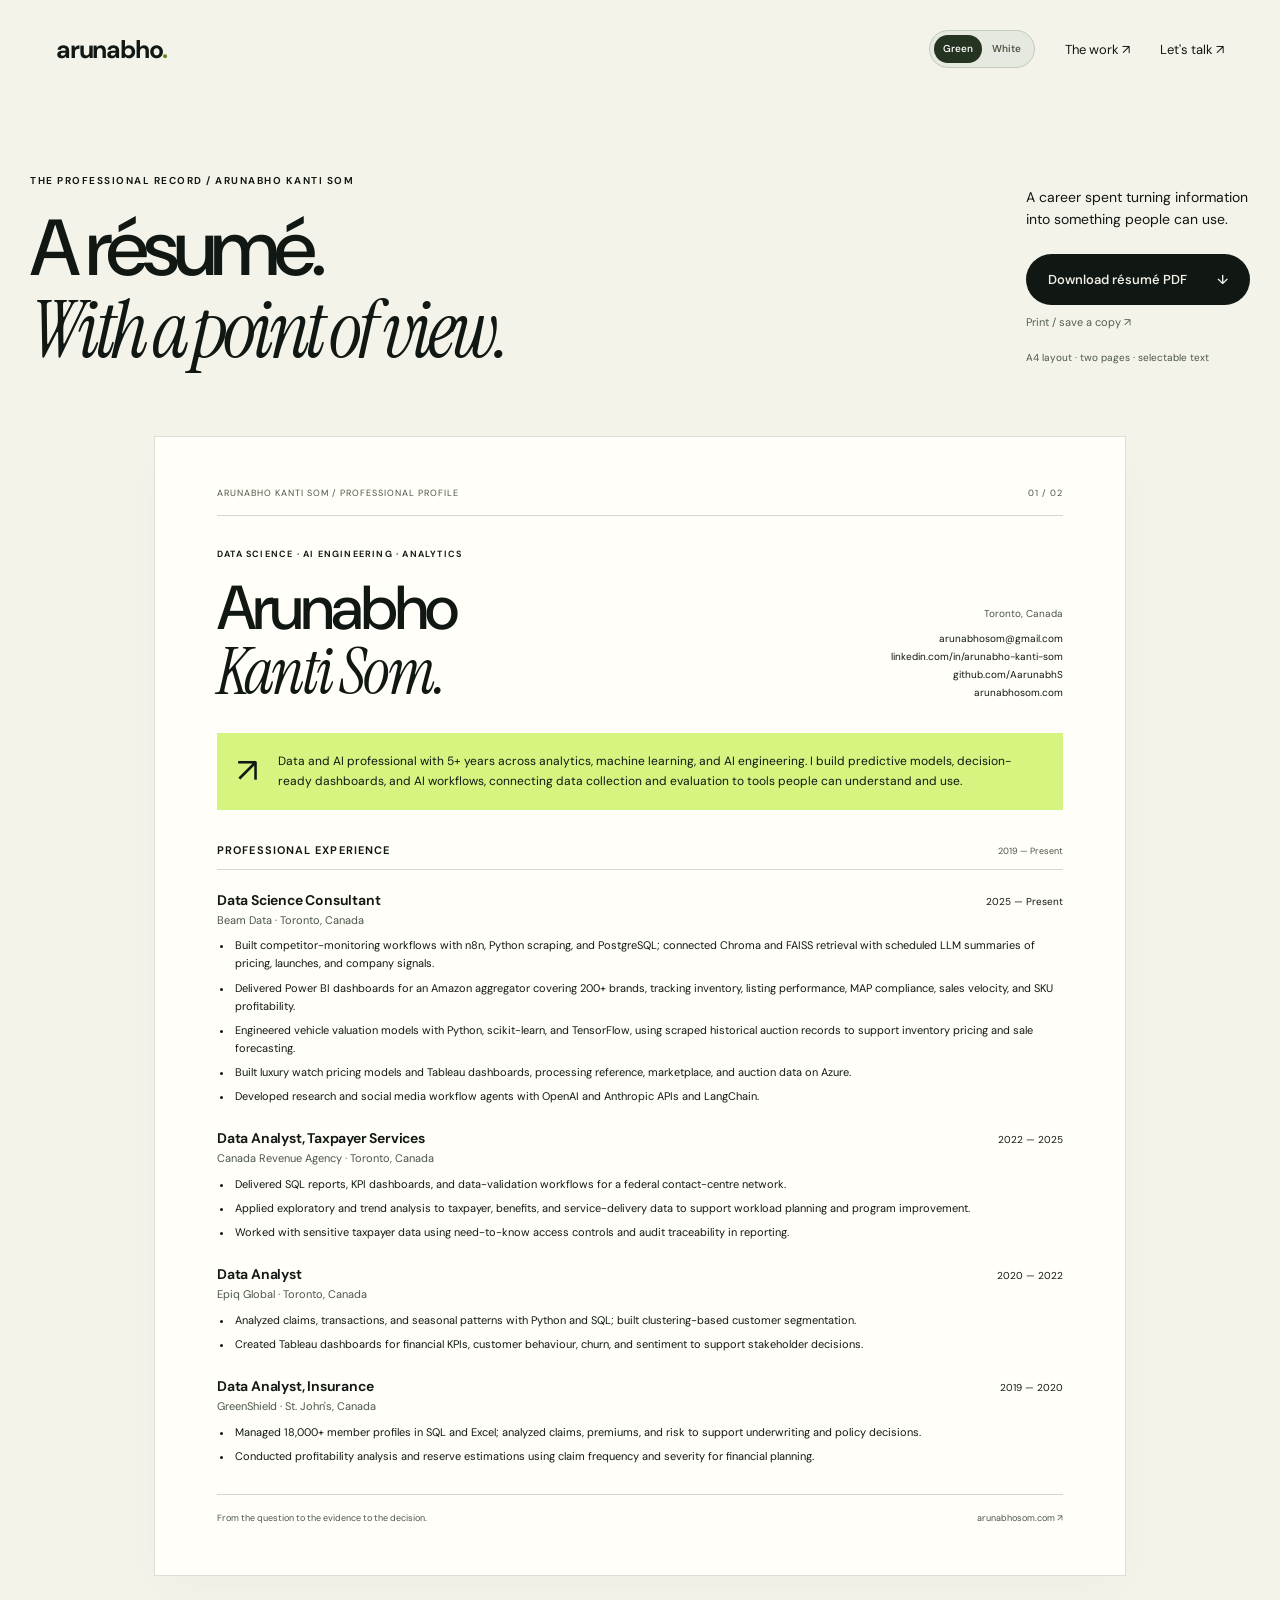
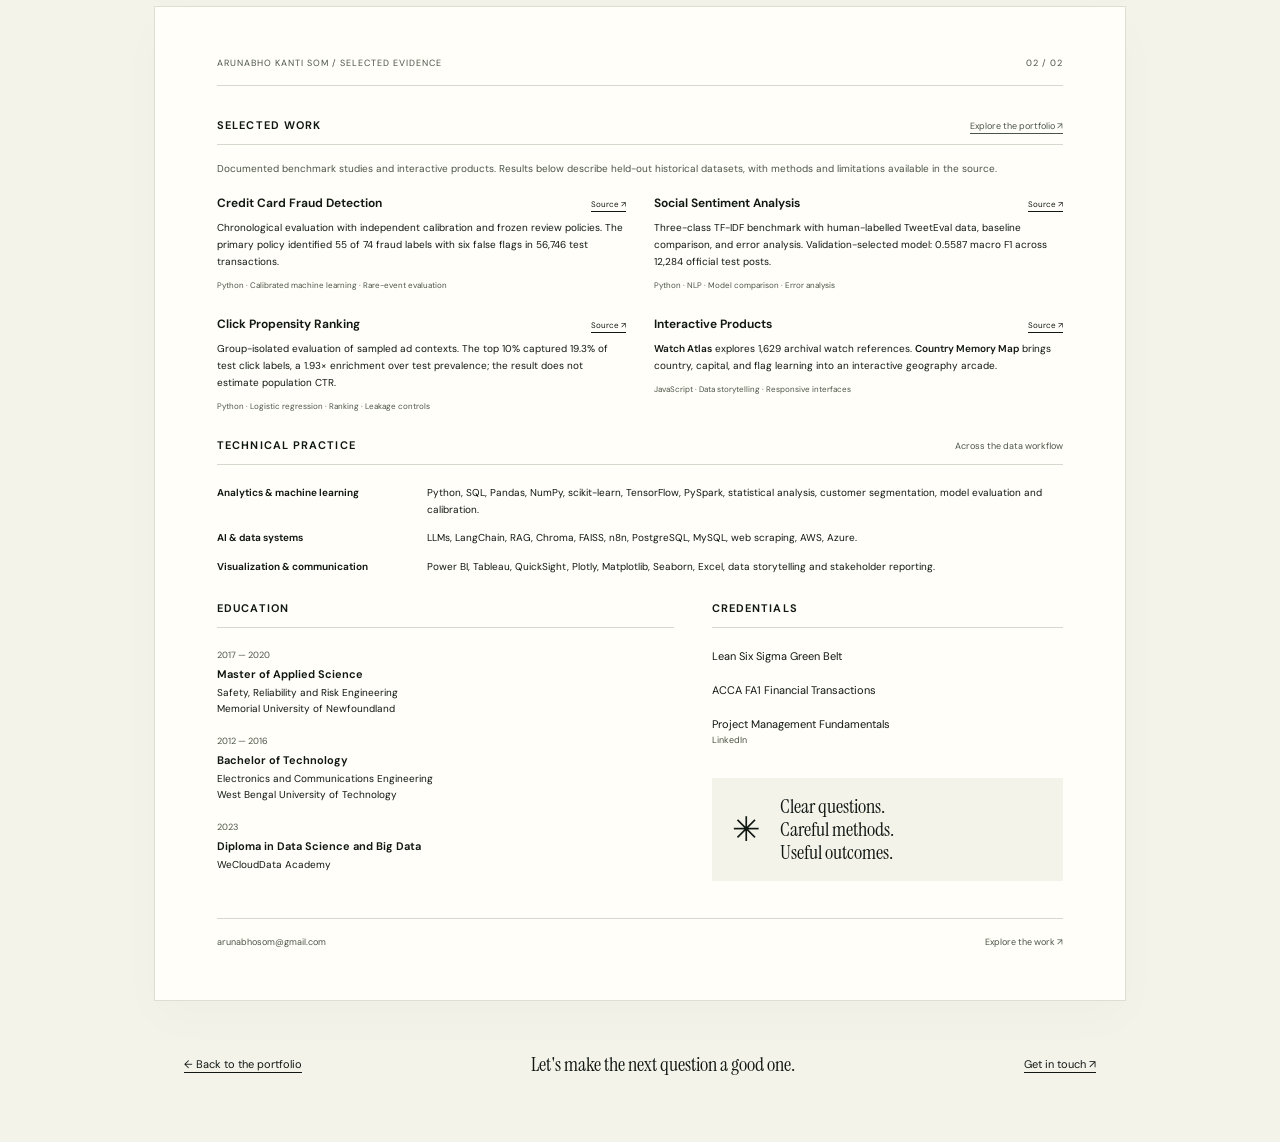
<file: resume.html>
<!DOCTYPE html>
<html lang="en">
<head>
  <meta charset="UTF-8">
  <meta name="viewport" content="width=device-width, initial-scale=1.0">
  <meta name="theme-color" content="#f3f3e9">
  <meta name="description" content="Arunabho Kanti Som's professional profile: data science, AI engineering, analytics, selected work, education, and credentials.">
  <title>Résumé — Arunabho Kanti Som</title>
<script src="theme.js"></script>
  <link rel="icon" href="images/favicon.svg" type="image/svg+xml">
  <link rel="preconnect" href="https://fonts.googleapis.com">
  <link rel="preconnect" href="https://fonts.gstatic.com" crossorigin>
  <link href="https://fonts.googleapis.com/css2?family=DM+Sans:wght@400;450;500;550;600;650;700&family=Instrument+Serif:ital@0;1&display=swap" rel="stylesheet">
  <link rel="stylesheet" href="resume.css">
<link rel="stylesheet" href="theme.css">
  <script src="resume.js" defer></script>
  <script src="motion.js" defer></script>
</head>
<body class="resume-page-view">
  <a class="skip-link" href="#resume">Skip to résumé</a>
  <header class="screen-header">
    <a class="brand" href="index.html" aria-label="Arunabho Som's portfolio">arunabho<span>.</span></a>
    <button class="theme-toggle" type="button" role="switch" aria-label="White colour mode" aria-checked="false"><span aria-hidden="true">Green</span><span aria-hidden="true">White</span></button>
    <nav aria-label="Résumé navigation">
      <a href="index.html#projects">The work <span aria-hidden="true">↗</span></a>
      <a href="mailto:arunabhosom@gmail.com">Let's talk <span aria-hidden="true">↗</span></a>
    </nav>
  </header>

  <main id="resume">
    <div class="screen-intro">
      <div>
        <p class="eyebrow">The professional record / Arunabho Kanti Som</p>
        <h1>A résumé.<br><em>With a point of view.</em></h1>
      </div>
      <div class="intro-actions">
        <p>A career spent turning information<br>into something people can use.</p>
        <a class="print-button" href="output/pdf/Arunabho-Kanti-Som-Resume.pdf" download>Download résumé PDF <span aria-hidden="true">↓</span></a>
        <button class="custom-print" type="button" id="print-resume">Print / save a copy <span aria-hidden="true">↗</span></button>
        <span class="print-hint">A4 layout · two pages · selectable text</span>
        <noscript><p class="print-hint">Use your browser's Print menu to save this résumé as a PDF.</p></noscript>
      </div>
    </div>

    <article class="resume-document" aria-label="Arunabho Kanti Som's résumé">
      <section class="resume-page page-one" aria-labelledby="resume-name">
        <div class="document-masthead"><span>Arunabho Kanti Som / Professional profile</span><span>01 / 02</span></div>
        <header class="identity">
          <div><p class="eyebrow">Data science · AI engineering · Analytics</p><h2 id="resume-name">Arunabho <br><em>Kanti Som.</em></h2></div>
          <div class="contact-block"><p>Toronto, Canada</p><a href="mailto:arunabhosom@gmail.com">arunabhosom@gmail.com</a><a href="https://www.linkedin.com/in/arunabho-kanti-som/">linkedin.com/in/arunabho-kanti-som</a><a href="https://github.com/AarunabhS">github.com/AarunabhS</a><a href="https://www.arunabhosom.com/">arunabhosom.com</a></div>
        </header>

        <div class="profile-statement"><span class="profile-mark" aria-hidden="true">↗</span><p>Data and AI professional with 5+ years across analytics, machine learning, and AI engineering. I build predictive models, decision-ready dashboards, and AI workflows, connecting data collection and evaluation to tools people can understand and use.</p></div>

        <section class="resume-section" aria-labelledby="experience-title">
          <div class="section-label"><h3 id="experience-title">Professional experience</h3><span>2019 — Present</span></div>
          <!-- Career dates follow the current published portfolio, rather than the older 2024 résumé. -->
          <div class="role">
            <div class="role-heading"><div><h4>Data Science Consultant</h4><p>Beam Data · Toronto, Canada</p></div><p class="role-date">2025 — Present</p></div>
            <ul>
              <li>Built competitor-monitoring workflows with n8n, Python scraping, and PostgreSQL; connected Chroma and FAISS retrieval with scheduled LLM summaries of pricing, launches, and company signals.</li>
              <li>Delivered Power BI dashboards for an Amazon aggregator covering 200+ brands, tracking inventory, listing performance, MAP compliance, sales velocity, and SKU profitability.</li>
              <li>Engineered vehicle valuation models with Python, scikit-learn, and TensorFlow, using scraped historical auction records to support inventory pricing and sale forecasting.</li>
              <li>Built luxury watch pricing models and Tableau dashboards, processing reference, marketplace, and auction data on Azure.</li>
              <li>Developed research and social media workflow agents with OpenAI and Anthropic APIs and LangChain.</li>
            </ul>
          </div>
          <div class="role">
            <div class="role-heading"><div><h4>Data Analyst, Taxpayer Services</h4><p>Canada Revenue Agency · Toronto, Canada</p></div><p class="role-date">2022 — 2025</p></div>
            <ul>
              <li>Delivered SQL reports, KPI dashboards, and data-validation workflows for a federal contact-centre network.</li>
              <li>Applied exploratory and trend analysis to taxpayer, benefits, and service-delivery data to support workload planning and program improvement.</li>
              <li>Worked with sensitive taxpayer data using need-to-know access controls and audit traceability in reporting.</li>
            </ul>
          </div>
          <div class="role">
            <div class="role-heading"><div><h4>Data Analyst</h4><p>Epiq Global · Toronto, Canada</p></div><p class="role-date">2020 — 2022</p></div>
            <ul>
              <li>Analyzed claims, transactions, and seasonal patterns with Python and SQL; built clustering-based customer segmentation.</li>
              <li>Created Tableau dashboards for financial KPIs, customer behaviour, churn, and sentiment to support stakeholder decisions.</li>
            </ul>
          </div>
          <div class="role">
            <div class="role-heading"><div><h4>Data Analyst, Insurance</h4><p>GreenShield · St. John's, Canada</p></div><p class="role-date">2019 — 2020</p></div>
            <ul>
              <li>Managed 18,000+ member profiles in SQL and Excel; analyzed claims, premiums, and risk to support underwriting and policy decisions.</li>
              <li>Conducted profitability analysis and reserve estimations using claim frequency and severity for financial planning.</li>
            </ul>
          </div>
        </section>
        <footer class="page-footer"><span>From the question to the evidence to the decision.</span><a href="https://www.arunabhosom.com/">arunabhosom.com ↗</a></footer>
      </section>

      <section class="resume-page page-two" aria-labelledby="work-title">
        <div class="document-masthead"><span>Arunabho Kanti Som / Selected evidence</span><span>02 / 02</span></div>
        <section class="resume-section selected-work" aria-labelledby="work-title">
          <div class="section-label"><h3 id="work-title">Selected work</h3><a href="index.html#projects">Explore the portfolio ↗</a></div>
          <p class="section-context">Documented benchmark studies and interactive products. Results below describe held-out historical datasets, with methods and limitations available in the source.</p>
          <div class="project-list">
            <div class="resume-project"><div class="project-heading"><h4>Credit Card Fraud Detection</h4><a href="https://github.com/AarunabhS/Credit-Card-Fraud-Detection">Source ↗</a></div><p>Chronological evaluation with independent calibration and frozen review policies. The primary policy identified 55 of 74 fraud labels with six false flags in 56,746 test transactions.</p><span>Python · Calibrated machine learning · Rare-event evaluation</span></div>
            <div class="resume-project"><div class="project-heading"><h4>Social Sentiment Analysis</h4><a href="https://github.com/AarunabhS/SentimentAnalysis">Source ↗</a></div><p>Three-class TF-IDF benchmark with human-labelled TweetEval data, baseline comparison, and error analysis. Validation-selected model: 0.5587 macro F1 across 12,284 official test posts.</p><span>Python · NLP · Model comparison · Error analysis</span></div>
            <div class="resume-project"><div class="project-heading"><h4>Click Propensity Ranking</h4><a href="https://github.com/AarunabhS/Click-Through-Rate">Source ↗</a></div><p>Group-isolated evaluation of sampled ad contexts. The top 10% captured 19.3% of test click labels, a 1.93× enrichment over test prevalence; the result does not estimate population CTR.</p><span>Python · Logistic regression · Ranking · Leakage controls</span></div>
            <div class="resume-project"><div class="project-heading"><h4>Interactive Products</h4><a href="https://github.com/AarunabhS">Source ↗</a></div><p><a href="https://www.arunabhosom.com/watch-atlas/">Watch Atlas</a> explores 1,629 archival watch references. <a href="https://www.arunabhosom.com/country-memory-map/">Country Memory Map</a> brings country, capital, and flag learning into an interactive geography arcade.</p><span>JavaScript · Data storytelling · Responsive interfaces</span></div>
          </div>
        </section>

        <section class="resume-section" aria-labelledby="toolkit-title">
          <div class="section-label"><h3 id="toolkit-title">Technical practice</h3><span>Across the data workflow</span></div>
          <dl class="skill-list"><div><dt>Analytics & machine learning</dt><dd>Python, SQL, Pandas, NumPy, scikit-learn, TensorFlow, PySpark, statistical analysis, customer segmentation, model evaluation and calibration.</dd></div><div><dt>AI & data systems</dt><dd>LLMs, LangChain, RAG, Chroma, FAISS, n8n, PostgreSQL, MySQL, web scraping, AWS, Azure.</dd></div><div><dt>Visualization & communication</dt><dd>Power BI, Tableau, QuickSight, Plotly, Matplotlib, Seaborn, Excel, data storytelling and stakeholder reporting.</dd></div></dl>
        </section>

        <div class="education-credentials">
          <section class="resume-section" aria-labelledby="education-title">
            <div class="section-label"><h3 id="education-title">Education</h3></div>
            <!-- Degree names retain the fuller wording of the supplied 2023 résumé; dates agree with the 2024 résumé. -->
            <div class="education-item"><p class="education-date">2017 — 2020</p><h4>Master of Applied Science</h4><p>Safety, Reliability and Risk Engineering<br>Memorial University of Newfoundland</p></div>
            <div class="education-item"><p class="education-date">2012 — 2016</p><h4>Bachelor of Technology</h4><p>Electronics and Communications Engineering<br>West Bengal University of Technology</p></div>
            <div class="education-item"><p class="education-date">2023</p><h4>Diploma in Data Science and Big Data</h4><p>WeCloudData Academy</p></div>
          </section>
          <section class="resume-section" aria-labelledby="credentials-title">
            <div class="section-label"><h3 id="credentials-title">Credentials</h3></div>
            <ul class="credential-list"><li>Lean Six Sigma Green Belt</li><li>ACCA FA1 Financial Transactions</li><li>Project Management Fundamentals <span>LinkedIn</span></li></ul>
            <div class="closing-note"><span aria-hidden="true">✳</span><p>Clear questions.<br>Careful methods.<br>Useful outcomes.</p></div>
          </section>
        </div>
        <footer class="page-footer"><a href="mailto:arunabhosom@gmail.com">arunabhosom@gmail.com</a><a href="https://www.arunabhosom.com/">Explore the work ↗</a></footer>
      </section>
    </article>
    <div class="screen-bottom"><a href="index.html">← Back to the portfolio</a><p>Let's make the next question a good one.</p><a href="mailto:arunabhosom@gmail.com">Get in touch ↗</a></div>
  </main>
</body>
</html>
</file>
<file: style.css>
:root{--paper:#f3f3e9;--deep:#e8eddf;--ink:#17211a;--muted:#667062;--green:#395535;--line:#d2d8c9;--white:#fcfcf7;--night:#111713;--lime:#d5f580;--serif:'Instrument Serif',Georgia,serif;--sans:'DM Sans',system-ui,sans-serif;--mono:'DM Mono',monospace}
*{box-sizing:border-box}html{scroll-behavior:smooth;scroll-padding-top:100px}body{margin:0;background:var(--paper);color:var(--ink);font-family:var(--sans);font-size:15px;line-height:1.6;-webkit-font-smoothing:antialiased}::selection{background:var(--lime);color:var(--night)}a{color:inherit;text-decoration:none}button,input,select{font:inherit}button{cursor:pointer;color:inherit;border:0}button:disabled{cursor:wait;opacity:.6}button,a,input,select,summary{-webkit-tap-highlight-color:transparent}button:focus-visible,a:focus-visible,input:focus-visible,select:focus-visible,summary:focus-visible,[tabindex]:focus-visible{outline:3px solid #78974e;outline-offset:5px}img{display:block;max-width:100%;height:auto}h1,h2,h3,p{margin:0}h1,h2,h3{font-weight:400}em{font-family:var(--serif);font-weight:400;color:var(--green)}[hidden]{display:none!important}.wrap{width:min(1328px,calc(100% - 112px));margin-inline:auto}.dark-section{background:var(--night);color:var(--paper);--line:#303930;--muted:#a3ac9c}.dark-section em{color:var(--lime)}.skip-link{position:fixed;left:20px;top:-100px;background:var(--lime);color:var(--ink);padding:14px;z-index:100}.skip-link:focus{top:15px}.eyebrow{font-family:var(--mono);font-size:10px;text-transform:uppercase;letter-spacing:.12em;display:flex;gap:14px;align-items:center;color:var(--muted);margin-bottom:25px}h2{font-size:clamp(46px,5.1vw,74px);line-height:1.02;letter-spacing:-2.6px}h2 em{font-size:1.16em;line-height:.92;letter-spacing:-1.2px}.button{display:inline-flex;align-items:center;justify-content:center;gap:32px;border:1px solid transparent;border-radius:100px;min-height:54px;padding:14px 26px;font-size:12px;font-weight:550;transition:background .25s,box-shadow .25s,translate .35s;white-space:nowrap}.button:hover{box-shadow:0 8px 24px #273b1820}.button>span{font-size:20px;line-height:1}.button-dark{background:var(--ink);color:var(--paper)}.button-dark:hover{background:#324d31}.button-lime{background:var(--lime);color:var(--night)}.button-lime:hover{background:#e1ffa1}.button-outline{background:transparent;border-color:#b5bfaa;color:var(--ink)}.button-outline:hover{background:#e2e9d7}.text-link{display:inline-flex;align-items:center;gap:14px;font-size:12px;font-weight:500;padding-block:8px;position:relative}.text-link:after{content:'';height:1px;background:currentColor;position:absolute;bottom:4px;left:0;right:0;transform:scaleX(0);transform-origin:left;transition:transform .3s}.text-link:hover:after{transform:scaleX(1)}.text-link>span{transition:transform .3s}.text-link:hover>span{transform:translate(3px,-3px)}button.text-link{background:transparent;padding-inline:0;text-align:left}.small-dot{display:inline-block;width:6px;height:6px;background:#83a755;border-radius:50%;flex-shrink:0}.dark-section .small-dot{background:var(--lime)}.loading-note{padding:40px;color:var(--muted);font-size:14px}
/* Navigation and opening */
.site-header{position:absolute;inset:0 0 auto;z-index:25;color:var(--paper);background:var(--night)}.header-inner{display:flex;justify-content:space-between;align-items:center;height:94px;border-bottom:1px solid #364032}.brand{font-size:28px;font-weight:600;letter-spacing:-1.5px;display:flex;align-items:baseline;white-space:nowrap}.brand-dot{color:var(--lime)}.brand-caption{font-family:var(--mono);font-size:8px;letter-spacing:.06em;color:#a2ab99;margin-left:22px;align-self:center;padding-left:20px;border-left:1px solid #4d5746}.site-header nav{display:flex;align-items:center;gap:35px}.site-header nav>a{font-size:12px;display:flex;gap:8px;align-items:center;transition:color .2s}.site-header nav>a:hover{color:var(--lime)}.site-header nav .nav-contact{border:1px solid #5b6553;border-radius:100px;padding:9px 20px;gap:24px;margin-left:5px}.menu-toggle{display:none;background:transparent}.reading-progress{height:2px;width:100%;background:var(--lime);transform:scaleX(0);transform-origin:left;position:absolute;bottom:0}.hero{padding:94px 0 0;overflow:hidden;min-height:790px;position:relative}.hero-grid{display:grid;grid-template-columns:1.15fr 1fr;gap:20px;align-items:center;min-height:565px;padding:55px 0 35px}.hero-copy{position:relative;z-index:2}.hero-kicker{font-size:9px;letter-spacing:.09em;margin-bottom:35px}.hero h1{font-size:clamp(62px,6.7vw,101px);line-height:1;letter-spacing:-5.5px;white-space:nowrap;position:relative}.hero h1 em{font-size:1.34em;line-height:.93;letter-spacing:-4px}.hero-title-star{display:inline-block;font-size:51px;color:var(--lime);margin-left:29px;vertical-align:15%;animation:star-turn 25s linear infinite}.hero-intro{font-size:17px;color:#b9c1b0;line-height:1.65;margin-top:31px;max-width:390px}.hero-actions{display:flex;gap:28px;align-items:center;margin-top:31px}.hero-disciplines{display:flex;gap:12px;align-items:center;font-family:var(--mono);font-size:8px;letter-spacing:.035em;margin-top:33px;color:#9ba891}.hero-disciplines i{color:#53614a;font-style:normal}.signal-art{position:relative;height:480px;margin-left:-30px;isolation:isolate}.signal-art:before{content:'';position:absolute;width:330px;height:330px;border-radius:50%;background:#c9f17e0b;filter:blur(65px);left:20%;top:17%}#signal-canvas{width:100%;height:100%;display:block}.art-topline{position:absolute;left:37px;right:9px;top:17px;display:flex;justify-content:space-between;color:#839372;font-family:var(--mono);font-size:8px;letter-spacing:.08em}.art-topline>span:first-child{display:flex;gap:8px;align-items:center}.art-orbit-label{position:absolute;font-family:var(--serif);font-size:19px;color:#b5c5a6;pointer-events:none;font-style:italic}.art-orbit-label>span{display:block;font-size:30px;line-height:1}.label-input{top:73px;left:53px;transform:rotate(-9deg)}.label-input span{margin-left:30px}.label-output{right:0;bottom:155px;transform:rotate(5deg)}.signal-callout{position:absolute;right:4px;bottom:60px;border:1px solid #68774c80;background:#25311ed9;backdrop-filter:blur(16px);border-radius:13px;display:flex;gap:16px;align-items:center;padding:18px 21px;transform:rotate(-5deg);box-shadow:0 16px 40px #0002;transition:transform .4s}.signal-callout:hover{transform:rotate(0) translateY(-5px)}.signal-callout>span:nth-child(2){font-size:11px;line-height:1.7;color:#b9c8a8}.signal-callout strong{font-weight:500;color:var(--paper);font-size:13px}.signal-mini{height:37px;display:flex;gap:3px;align-items:flex-end;padding:6px;border-bottom:1px solid #4a5739}.signal-mini i{width:4px;background:var(--lime);border-radius:1px}.signal-mini i:nth-child(1){height:8px}.signal-mini i:nth-child(2){height:13px}.signal-mini i:nth-child(3){height:18px}.signal-mini i:nth-child(4){height:22px}.signal-mini i:nth-child(5){height:31px}.callout-arrow{font-size:20px;color:var(--lime);margin-left:12px}.art-baseline{position:absolute;bottom:3px;left:37px;right:9px;display:flex;justify-content:space-between;gap:14px;border-top:1px solid #303e27;padding-top:15px;font-family:var(--mono);font-size:7px;color:#869678}.hero-bottom{display:flex;align-items:center;justify-content:space-between;border-top:1px solid #364032;padding:27px 0 33px;gap:25px}.hero-person{display:flex;align-items:center;gap:13px}.hero-person img{width:43px;height:43px;border-radius:50%;object-fit:cover;object-position:50% 18%;filter:saturate(.3)}.hero-person p{font-size:11px;line-height:1.65}.hero-person p span{color:#9fa996}.hero-bottom>p{font-size:11px;color:#a3af98;line-height:1.7}.scroll-cue{display:flex;align-items:center;gap:19px;font-family:var(--mono);font-size:8px;letter-spacing:.07em}.scroll-circle{display:grid;place-items:center;width:39px;height:39px;border:1px solid #5a654e;border-radius:50%;font-size:20px;transition:transform .3s}.scroll-cue:hover .scroll-circle{transform:translateY(4px)}
/* Proof and scroll-linked showcase */
.proof-strip{background:var(--lime);color:var(--ink)}.proof-strip>.wrap{display:flex;justify-content:space-between;gap:35px;align-items:center;padding:30px 0}.proof-strip p{display:flex;gap:15px;align-items:center}.proof-strip p strong{font-size:41px;font-weight:400;line-height:1;letter-spacing:-2px}.proof-strip p span{font-size:10px;line-height:1.5}.proof-manifesto{font-size:12px;line-height:1.5}.proof-manifesto em{font-size:23px;color:var(--ink)}.proof-link{font-family:var(--mono);font-size:9px;display:flex;gap:30px;align-items:center}.proof-link span{font-size:22px}.featured-section{padding:100px 0 30px}.featured-intro{position:relative}.featured-intro>p:last-child{position:absolute;right:0;bottom:5px;font-size:12px;color:var(--muted)}.featured-story{display:grid;grid-template-columns:.85fr 1.15fr;gap:70px;position:relative;margin-top:30px}.story-chapter{min-height:70vh;padding:92px 0 75px;display:flex;flex-direction:column;justify-content:center;align-items:flex-start}.chapter-number{font-family:var(--mono);font-size:9px;letter-spacing:.1em;color:#a3b98b;margin-bottom:22px}.story-chapter h3{font-size:clamp(40px,4.1vw,61px);line-height:1.02;letter-spacing:-2px}.story-chapter h3 em{font-size:1.17em}.story-chapter>p{font-size:13px;line-height:1.85;color:#a5b09d;max-width:330px;margin-top:24px}.chapter-tags{display:flex;gap:12px;flex-wrap:wrap;font-family:var(--mono);font-size:7px;color:#8da777;margin-top:20px}.story-chapter .text-link{margin-top:25px;color:var(--lime)}.story-stage{position:sticky;top:130px;align-self:start;margin-top:85px;background:#1c251d;border:1px solid #3b4834;border-radius:14px;padding:18px;box-shadow:0 40px 85px #0003;transform:rotate(-1.5deg);transition:transform .8s,border-radius .8s;max-width:100%;min-width:0}.stage-top{display:flex;align-items:center;justify-content:space-between;font-family:var(--mono);font-size:8px;color:#9faf92;padding:3px 3px 18px;gap:15px}.stage-dots{display:flex;gap:5px}.stage-dots i{width:5px;height:5px;background:#526047;border-radius:50%}.stage-dots i.active{background:var(--lime)}.stage-images{aspect-ratio:1.39;position:relative;border-radius:7px;overflow:hidden;background:#f7f7ee}.stage-slide{position:absolute;inset:0;opacity:0;transform:translateY(25px) scale(.94);transition:opacity .65s,transform .85s cubic-bezier(.22,1,.36,1);pointer-events:none}.stage-slide.active{opacity:1;transform:translateY(0) scale(1);pointer-events:auto}.stage-slide img{width:100%;height:100%;object-fit:contain;object-position:top}.stage-slide:first-child img{object-fit:cover}.stage-bottom{display:flex;justify-content:space-between;padding:17px 3px 0;font-family:var(--mono);font-size:7px;letter-spacing:.04em;color:#9faf92}.stage-bottom>span:last-child{font-size:17px;line-height:1;color:var(--lime)}.stage-index{position:absolute;bottom:-48px;right:10px;font-family:var(--serif);font-size:30px;color:var(--lime)}.stage-index>span{font-family:var(--mono);font-size:8px;color:#6e8060;margin-left:12px}
/* Collection */
.section{padding-block:106px}.section-heading{display:flex;justify-content:space-between;gap:30px;align-items:flex-end;margin-bottom:48px}.section-aside{font-size:12px;line-height:1.85;color:var(--muted);padding-bottom:7px}.section-aside>span,.section-aside p>span{font-size:10px;display:block;margin-top:8px}.section-aside .text-link{color:var(--ink);margin-top:17px}.filter-bar{display:flex;justify-content:space-between;align-items:center;gap:20px;border-top:1px solid var(--line);padding-top:23px;margin-bottom:31px}.project-filters{display:flex;gap:8px;flex-wrap:wrap}.filter{display:flex;align-items:center;gap:9px;background:transparent;border:1px solid transparent;padding:9px 17px;border-radius:100px;font-size:11px;color:var(--muted);min-height:38px;transition:background .25s}.filter:hover{background:#e2e8d7}.filter.active{background:var(--ink);color:var(--paper)}.filter>span{font-family:var(--mono);font-size:8px;color:var(--lime)}.filter-caption{font-family:var(--mono);font-size:9px;white-space:nowrap;color:#69765e}.project-grid{display:grid;grid-template-columns:repeat(3,minmax(0,1fr));gap:30px 24px}.project-card{min-width:0;position:relative;transition:transform .4s;display:flex;flex-direction:column;border-bottom:1px solid var(--line);padding-bottom:8px}.project-card:hover{transform:translateY(-5px)}.project-visual{display:block;position:relative;padding:26px 21px 0;width:100%;background:var(--project-bg,#e0e6d9);border-radius:9px;overflow:hidden;min-height:230px}.project-visual img{border-radius:5px 5px 0 0;width:100%;aspect-ratio:1.4;object-fit:cover;object-position:top;box-shadow:0 12px 24px #21332a1a;transition:transform .7s cubic-bezier(.22,1,.36,1)}.project-visual:hover img{transform:translateY(-8px) scale(1.025)}.project-visual.model-visual{padding:20px}.project-visual.model-visual img{border-radius:3px;object-fit:contain;background:white;box-shadow:none}.zoom-icon{position:absolute;right:13px;top:13px;display:grid;place-items:center;background:var(--ink);width:32px;height:32px;border-radius:50%;font-size:18px;color:var(--lime);opacity:0;transform:rotate(-45deg);transition:opacity .3s,transform .3s}.project-visual:hover .zoom-icon,.project-visual:focus-visible .zoom-icon{opacity:1;transform:rotate(0)}.project-body{padding:21px 0 15px;flex:1;display:flex;flex-direction:column}.project-card-top{display:flex;justify-content:space-between;gap:8px;align-items:center;margin-bottom:13px;flex-wrap:wrap}.project-number{font-family:var(--mono);font-size:8px;color:#687760}.project-status{display:flex;align-items:center;gap:6px;font-size:7px;font-family:var(--mono);text-transform:uppercase;letter-spacing:.03em;color:#52713f}.project-status.snapshot{color:#877348}.project-status.snapshot .small-dot{background:#a49369}.project-body h3{font-size:24px;line-height:1.2;letter-spacing:-.8px;font-weight:450}.project-description{font-size:12px;color:var(--muted);line-height:1.75;margin-top:12px;min-height:63px}.project-tags{display:flex;flex-wrap:wrap;gap:6px;margin-top:15px}.project-tags>span{font-size:8px;border:1px solid #d0d8c6;border-radius:100px;padding:3px 9px;color:#5c7050}.project-bottom{display:flex;flex-direction:column;gap:15px;margin-top:auto;padding-top:21px}.project-metric{display:flex;align-items:center;gap:11px}.project-metric strong{font-family:var(--serif);font-size:31px;font-weight:400;line-height:1}.project-metric>span{font-size:9px;color:#6a795e;max-width:140px;line-height:1.4}.project-links{display:flex;gap:17px;flex-wrap:wrap}.project-links button,.project-links a{font-size:10px;padding:8px 0;background:none;white-space:nowrap}.project-links a:first-child{font-weight:600}.project-links button{color:#5d7650}.project-links button:hover,.project-links a:hover{text-decoration:underline;text-underline-offset:4px}.project-source-note{font-size:9px;color:#748168;margin-top:9px}
/* Interactive playground */
.playground-section{background:#e5ebdc;padding-block:100px;border-top:1px solid #d7dfcb;position:relative}.playground-section:before{content:'↙';font-family:var(--serif);position:absolute;right:8%;top:73px;font-size:80px;color:#98aa7840;pointer-events:none}.lab{border:1px solid #bbc9aa;border-radius:13px;background:var(--white);overflow:hidden;box-shadow:0 15px 50px #2b401b08}.lab-topline{display:flex;justify-content:space-between;align-items:center;gap:20px;padding:20px 30px;border-bottom:1px solid #dfe6d4;font-family:var(--mono);font-size:8px;color:#657955}.lab-topline>span:first-child{display:flex;gap:8px;align-items:center}.lab-topline>span:last-child{font-size:7px;color:#7b8a6c}.lab-tabs{display:flex;padding:0 17px;border-bottom:1px solid #dbe0d3;overflow-x:auto;scrollbar-width:thin}.lab-tabs button{min-height:60px;padding:16px 17px;white-space:nowrap;font-size:11px;background:transparent;border-bottom:2px solid transparent;color:#67795a;transition:color .2s,background .2s}.lab-tabs button:hover{color:var(--green);background:#f2f5ea}.lab-tabs button[aria-selected=true]{color:var(--ink);border-bottom-color:#516c30;font-weight:600;background:#eef3e5}.lab-panel{padding:34px;min-height:440px;animation:panel-in .35s ease-out}.lab-context-links{display:flex;gap:23px;flex-wrap:wrap;margin-top:20px;padding-top:16px;border-top:1px solid var(--line)}
/* Résumé as a central feature */
.resume-section{padding:105px 0}.resume-heading{display:flex;justify-content:space-between;align-items:flex-end;gap:30px;margin-bottom:70px}.resume-layout{display:grid;grid-template-columns:300px 1fr;gap:100px}.resume-profile{align-self:start;position:sticky;top:105px}.portrait-frame{position:relative;overflow:hidden;border-radius:4px;background:#3b4c2e}.portrait-frame img{width:100%;aspect-ratio:1.03;object-fit:cover;object-position:50% 18%;filter:saturate(.25);mix-blend-mode:luminosity;transition:filter .6s,transform .8s}.portrait-frame:hover img{filter:saturate(.7);transform:scale(1.03)}.portrait-stamp{position:absolute;bottom:16px;right:17px;font-family:var(--mono);font-size:7px;letter-spacing:.08em;color:var(--lime);padding:9px 12px;border:1px solid #c8dba34a;backdrop-filter:blur(15px);background:#14240c50}.resume-profile h3{font-size:37px;line-height:1.08;margin-top:27px;letter-spacing:-1.2px}.resume-profile h3 em{font-size:1.25em}.resume-profile>p{color:#a7b09d;font-size:12px;line-height:1.85;margin-top:19px}.about-links{display:flex;gap:24px;margin-top:18px;color:#c2cdb5}.resume-print-link{display:flex;align-items:center;justify-content:space-between;border-top:1px solid #3b4732;margin-top:20px;padding-top:17px;font-size:11px;color:var(--lime)}.resume-topline{display:flex;justify-content:space-between;font-family:var(--mono);font-size:8px;letter-spacing:.07em;color:#93a681;padding-bottom:20px;border-bottom:1px solid #3b4732;gap:15px}.experience details{border-bottom:1px solid #3b4732}.experience summary{display:grid;grid-template-columns:120px 1fr 20px;gap:20px;align-items:center;padding:26px 0;list-style:none;cursor:pointer}.experience summary::-webkit-details-marker{display:none}.experience-date{font-family:var(--mono);font-size:9px;color:#92a47f}.experience summary strong{font-size:17px;font-weight:450;display:block;letter-spacing:-.3px}.experience summary>span:nth-child(2)>span{display:block;font-size:11px;color:#a8b19f;margin-top:4px}.details-sign{font-size:21px;color:var(--lime);transition:transform .3s}.experience details[open] .details-sign{transform:rotate(45deg)}.experience-detail{margin:0 35px 28px 140px}.experience-detail p{font-size:12px;line-height:1.9;color:#b0bba6}.experience-tools{display:flex;gap:7px;flex-wrap:wrap;margin-top:15px}.experience-tools span{font-family:var(--mono);font-size:7px;color:#adc593;padding:4px 7px;border:1px solid #485b36;border-radius:2px}.resume-education{margin-top:39px}.resume-education .eyebrow{font-size:8px;color:#99ac87}.resume-education>div{display:grid;grid-template-columns:1fr 1fr;gap:20px}.resume-education p strong{display:block;font-size:12px;font-weight:500}.resume-education p span{font-size:10px;color:#9eae90;display:block;margin-top:5px}.capability-cloud{display:flex;flex-wrap:wrap;gap:8px;border-top:1px solid #3b4732;margin-top:29px;padding-top:25px}.capability-cloud span{border:1px solid #465b32;padding:6px 12px;border-radius:100px;font-size:10px;color:#c4d4b1;transition:background .3s,color .3s}.capability-cloud span:hover{background:var(--lime);color:var(--ink)}
/* Build activity */
.activity-heading{display:flex;justify-content:space-between;gap:30px;align-items:flex-end;margin-bottom:35px}.activity-controls{text-align:right}.activity-controls p{font-family:var(--mono);font-size:8px;color:#6f805e;margin-bottom:15px}.activity-disclosure>summary{padding:22px 0;cursor:pointer;border-block:1px solid var(--line);display:flex;justify-content:space-between;gap:20px;font-size:15px;list-style:none}.activity-disclosure>summary::-webkit-details-marker{display:none}.activity-disclosure>summary>span{font-family:var(--mono);font-size:8px;align-self:center;color:#657d51}.activity-row{display:grid;grid-template-columns:225px 1fr 110px;align-items:center;gap:30px;padding:21px 2px;border-bottom:1px solid var(--line)}.activity-row>div:first-child strong{display:block;font-size:12px;font-weight:550}.activity-row>div:first-child>span{font-family:var(--mono);font-size:8px;color:#728365;display:block;margin-top:3px}.activity-message{font-size:11px;color:#64765b;line-height:1.6;min-width:0}.activity-message a:hover{text-decoration:underline}.activity-new{display:inline-block;background:#d9e8c6;color:#46632e;border-radius:3px;font-family:var(--mono);font-size:7px;padding:3px 7px;margin-top:5px}.activity-date{font-family:var(--mono);font-size:9px;color:#718460;text-align:right}.activity-footnote{font-size:10px;line-height:1.8;color:#718166;margin-top:18px;max-width:760px}
/* Invitation */
.contact-section{padding:90px 0 77px;overflow:hidden}.contact-top{display:flex;justify-content:space-between;align-items:center}.contact-top .eyebrow{margin:0;font-size:9px}.contact-star{font-size:70px;color:var(--lime);line-height:1;animation:star-turn 30s linear infinite}.contact-section h2{font-size:clamp(68px,8.4vw,120px);line-height:1.01;margin:25px 0 45px;letter-spacing:-4px}.contact-section h2 em{font-size:1.15em}.contact-bottom{display:flex;justify-content:space-between;align-items:center;gap:25px}.contact-bottom p{font-size:13px;color:#a8b39d;line-height:1.8}.contact-email{display:inline-block;font-size:11px;color:var(--lime);margin-top:22px}.site-footer{display:flex;align-items:center;gap:25px;justify-content:space-between;padding-block:32px;border-top:1px solid #3d4734;font-size:9px;color:#93a486}.site-footer .brand{font-size:25px;color:var(--paper)}.site-footer>span:nth-last-child(2){font-family:var(--mono);font-size:7px}.site-footer>a:last-child{font-size:10px}.site-footer>a:hover{color:var(--lime)}
.reveal{opacity:1}.motion-ready .reveal{opacity:0;transform:translateY(28px);transition:opacity .9s,transform 1s cubic-bezier(.22,1,.36,1)}.motion-ready .reveal.is-visible{opacity:1;transform:none}@keyframes star-turn{to{rotate:360deg}}@keyframes panel-in{from{opacity:.4;translate:0 8px}to{opacity:1;translate:0 0}}

/* Recorded-data controls and output galleries retained from the verified prototype. */
.lab-title-row{display:flex;align-items:flex-start;justify-content:space-between;gap:20px;margin-bottom:27px}.lab-title-row h3{font-family:var(--serif);font-size:32px;line-height:1.2}.lab-title-row p{font-size:11px;color:var(--muted);margin-top:7px;max-width:560px;line-height:1.7}.data-badge{display:inline-flex;gap:6px;align-items:center;font-family:var(--mono);font-size:8px;background:#eaf0e2;border:1px solid #d8e2cd;color:#60764b;border-radius:4px;padding:6px 9px;white-space:nowrap}.data-badge.synthetic{background:#f5f0e0;border-color:#e7dbba;color:#897445}.demo-layout{display:grid;grid-template-columns:270px 1fr;gap:42px}.demo-controls{padding-right:27px;border-right:1px solid #e0e4d7}.demo-controls label{display:block;color:#44513e;font-size:11px;font-weight:550;margin-bottom:9px}.demo-controls select{width:100%;background:#f6f7f1;border:1px solid #cdd6c2;border-radius:4px;min-height:40px;padding:8px 12px;font-size:11px;color:#455340;margin-bottom:18px}.control-explainer{font-size:11px;color:#6e7c62;line-height:1.75;margin-top:18px}.range-header{display:flex;justify-content:space-between;align-items:center;margin-bottom:15px}.range-header label{margin:0}.range-header output{font-family:var(--mono);font-size:13px;color:var(--green)}input[type=range]{width:100%;accent-color:#51764b;cursor:pointer;min-height:30px}.range-limits{display:flex;justify-content:space-between;color:#78876b;font-size:9px}.metric-grid{display:grid;grid-template-columns:repeat(3,1fr);gap:13px;margin-bottom:22px}.demo-metric{padding:17px;border:1px solid #e0e6d8;background:#f8f9f4;border-radius:5px}.demo-metric small{font-size:9px;color:#687b59;display:block;margin-bottom:7px}.demo-metric strong{font-family:var(--serif);font-size:34px;font-weight:400;line-height:1.1}.demo-metric>span{font-size:8px;color:#77876b;display:block;margin-top:6px}.metric-missed{background:#f9f5ed;border-color:#e9e0cf}.metric-missed strong{color:#9a7452}.result-explanation{font-size:11px;color:#66745b;line-height:1.7;background:#edf2e6;padding:12px 15px;border-left:2px solid #96ac83;margin-top:20px}.demo-provenance{margin-top:25px;padding-top:16px;border-top:1px solid #e1e5d9;font-size:10px;line-height:1.7;color:#6e7e5e}.demo-provenance a{text-decoration:underline;text-underline-offset:3px;color:#546d45}.demo-viz h4{font-size:11px;font-weight:550;margin:0 0 9px}.chart-legend{display:flex;gap:21px;font-size:9px;color:#6c7c5c;margin-top:13px}.chart-legend>span{display:flex;gap:6px;align-items:center}.chart-legend i{width:7px;height:7px;border-radius:2px;background:#557d50}.chart-legend i.false{background:#c8d5b9}.chart-legend i.missed{background:#c9a078}.policy-bar{height:40px;display:flex;background:#e8eee1;overflow:hidden;border-radius:4px;margin-top:9px}.policy-bar>div{min-width:0;transition:width .25s;background:#557d50}.policy-bar>div.false{background:#c8d5b9}.policy-bar>div.missed{background:#c9a078}.bar-labels{display:flex;justify-content:space-between;margin-top:6px;font-size:9px;color:#78876a}.bar-chart{min-height:200px;display:flex;flex-direction:column;gap:13px;padding-top:9px}.bar-chart-row{display:grid;grid-template-columns:82px 1fr 50px;align-items:center;gap:12px;font-size:10px;color:#6d7861}.bar-track{height:20px;border-radius:2px;background:#eef2e7;overflow:hidden}.bar-fill{height:100%;background:#718f60;border-radius:2px;transition:width .3s;min-width:2px}.bar-chart-row>strong{font-family:var(--mono);font-size:10px;font-weight:400;text-align:right}.lab-footnote{font-size:10px;color:#6f805d;margin-top:20px}.lab-footnote>span{color:#779064;margin-right:5px}.talent-list{display:grid;grid-template-columns:1fr 1fr;gap:10px;margin-top:20px}.talent-role{border:1px solid #dde5d3;padding:14px;border-radius:5px}.talent-role strong{font-size:11px;font-weight:550;display:block}.talent-role>span{font-size:9px;display:block;margin-top:5px;color:#6c7e5e}.talent-role small{display:block;font-size:8px;color:#748366;margin-top:5px}.live-preview{position:relative;border:1px solid #d2dbc8;border-radius:6px;overflow:hidden;background:#d9e3d0}.live-preview>img{width:100%;height:400px;object-fit:cover;object-position:top;filter:brightness(.45)}.live-preview-overlay{position:absolute;inset:0;display:flex;flex-direction:column;align-items:center;justify-content:center;gap:17px;text-align:center;color:#f6f8ef;padding:20px}.live-preview-overlay h4{font-family:var(--serif);font-size:38px;font-weight:400;margin:0}.live-preview-overlay p{font-size:11px;max-width:380px}.live-preview-overlay .button{background:#e2eccf;color:#2f4b32}.live-preview iframe{display:block;border:0;width:100%;height:700px;background:#0c1211}.live-link-row{display:flex;align-items:center;justify-content:space-between;font-size:10px;color:#6d7d5d;margin-top:15px;gap:15px}.live-link-row a{font-weight:500;color:#4e6c40}.live-link-row a:hover{text-decoration:underline}

/* Accessible project case-study dialog */
.project-dialog{width:min(1100px,calc(100% - 40px));max-height:90dvh;border:1px solid #d3d9c9;border-radius:9px;background:var(--paper);color:var(--ink);padding:45px;box-shadow:0 30px 90px #14251d50}.project-dialog::backdrop{background:#172c22b3;backdrop-filter:blur(6px)}.dialog-close{position:absolute;right:24px;top:20px;display:flex;gap:10px;align-items:center;font-size:10px;background:transparent;padding:8px;color:#657a56;min-height:35px}.dialog-close span{font-size:22px}.dialog-title-row{display:flex;justify-content:space-between;gap:20px;align-items:flex-end;margin-top:10px}.dialog-title-row h2{font-size:53px}.dialog-intro{color:#697b5e;font-size:13px;line-height:1.8;max-width:670px;margin-top:20px}.dialog-change{margin-top:28px;border-left:2px solid #86a06c;background:#eaf0e0;padding:15px 19px}.dialog-change h3{font-family:var(--mono);font-size:9px;text-transform:uppercase;letter-spacing:.1em;margin-bottom:5px}.dialog-change p{font-size:12px;color:#617652;line-height:1.7}.dialog-gallery{display:grid;gap:24px;margin-top:32px}.dialog-gallery figure{margin:0}.dialog-gallery img{width:100%;border:1px solid #d6decc;border-radius:5px;max-height:640px;object-fit:contain;background:white}.dialog-gallery figcaption{display:flex;justify-content:space-between;gap:20px;font-size:10px;margin-top:9px;color:#647957}.dialog-gallery figcaption>span:last-child{font-size:9px;color:#718661}.dialog-pipeline{display:grid;grid-template-columns:repeat(3,1fr);gap:15px;margin-top:32px}.dialog-pipeline>div{border-top:1px solid #d7dfcd;padding-top:12px;font-size:11px;color:#5e744d}.dialog-pipeline span{display:block;font-family:var(--mono);font-size:9px;color:#7d906e;margin-bottom:7px}.dialog-limits{border-top:1px solid #d7dfcd;margin-top:27px;padding-top:18px}.dialog-limits h3{font-size:11px;font-weight:550}.dialog-limits p{font-size:11px;color:#6c805b;line-height:1.8;margin-top:7px}.dialog-source{font-family:var(--mono);font-size:8px;color:#75886a;margin-top:15px}.dialog-actions{display:flex;flex-wrap:wrap;gap:15px;margin-top:26px}

button.text-link{background:transparent;padding-inline:0;text-align:left}.player-measure-label{margin-top:22px}.player-bars{min-height:0;gap:20px;margin:14px 0 24px}.player-bars .bar-chart-row{grid-template-columns:115px 1fr 50px}.player-records{display:grid;grid-template-columns:repeat(2,minmax(0,1fr));gap:13px}.player-records article{border:1px solid #dfe5d6;border-radius:5px;padding:16px}.player-records article>p{font-size:10px;line-height:1.7;color:#6e7c62}.player-records dl{display:flex;justify-content:space-between;gap:12px;margin:16px 0 11px}.player-records dt{font-size:9px;color:#6e7c62}.player-records dd{font-family:var(--mono);font-size:12px;margin:3px 0 0}.player-records small{display:block;font-size:8px;line-height:1.7;color:#78866c}
.demo-metric{background:#f3f6ec;border-radius:7px}.demo-metric strong{font-family:var(--sans);font-size:33px;font-weight:450;letter-spacing:-1px}.lab-title-row h3{font-family:var(--sans);font-size:27px;letter-spacing:-.7px}.demo-controls select{border-radius:6px;padding:10px 12px;min-height:44px}.range-header output{font-size:15px;color:var(--ink)}.bar-fill{background:#6a8e3d}.demo-controls label{font-size:12px}.demo-provenance{font-size:11px;line-height:1.8}.lab-footnote{font-size:10px;margin-top:20px}.data-badge{white-space:normal}.project-dialog{border-radius:14px;animation:panel-in .35s}.project-dialog::backdrop{background:#080f0bce;backdrop-filter:blur(10px)}.dialog-title-row h2{font-size:48px;letter-spacing:-2px}.dialog-intro{font-size:14px}.dialog-gallery img{border-radius:7px}.dialog-gallery figcaption{font-size:11px}.dialog-close{font-size:12px;color:var(--ink)}.dialog-change{border-radius:0 7px 7px 0}.dialog-pipeline>div{font-size:12px}.dialog-limits p{font-size:12px}
@media(min-width:1500px){.hero-grid{padding-block:80px 55px;min-height:650px}.hero{min-height:850px}.signal-art{height:535px}.hero h1{font-size:102px}}
@media(max-width:1150px){.wrap{width:calc(100% - 72px)}.brand-caption{display:none}.hero h1{font-size:72px;letter-spacing:-4px}.hero-title-star{font-size:37px;margin-left:15px}.hero-intro{font-size:15px}.hero-actions{gap:20px}.hero-actions .button{padding-inline:20px;gap:18px}.hero-actions .text-link{font-size:11px}.signal-art{height:440px}.art-orbit-label{font-size:17px}.label-output{bottom:160px}.label-input{left:25px}.art-topline,.art-baseline{left:20px}.art-baseline>span:last-child{display:none}.hero-disciplines{font-size:7px;gap:8px}.featured-story{gap:40px;grid-template-columns:.82fr 1.18fr}.story-stage{top:120px}.resume-layout{gap:60px;grid-template-columns:270px 1fr}.experience summary{grid-template-columns:100px 1fr 20px;gap:16px}.experience-detail{margin-left:116px}.project-grid{gap:24px 20px}.project-visual{min-height:0}.project-links{gap:12px}.project-card-top{min-height:30px}.project-body h3{font-size:22px}.project-description{min-height:84px}.project-visual img{aspect-ratio:1.25}.project-bottom{gap:12px}.proof-strip>.wrap{gap:20px}.proof-link{gap:16px}.lab-tabs button{padding-inline:15px}.demo-layout{gap:28px;grid-template-columns:235px 1fr}}
@media(max-width:850px){.wrap{width:calc(100% - 48px)}.header-inner{height:80px}.site-header nav{gap:24px}.site-header nav>a{font-size:11px}.site-header nav .nav-contact{padding:8px 14px;margin:0;gap:15px}.hero{padding-top:80px;min-height:auto}.hero-grid{min-height:510px;gap:0;grid-template-columns:1.2fr 1fr;padding-block:55px 35px}.hero h1{font-size:60px;letter-spacing:-3.6px}.hero-title-star{font-size:28px;margin-left:12px}.hero-kicker{font-size:7px}.hero-actions{align-items:flex-start;flex-direction:column;gap:12px}.hero-intro{font-size:14px}.hero-disciplines{font-size:6px;margin-top:22px;gap:7px}.signal-art{height:420px;margin-left:-40px}.signal-callout{right:0;padding:13px;gap:10px}.signal-callout strong{font-size:11px}.signal-callout>span:nth-child(2){font-size:9px}.label-output{right:0;font-size:15px}.art-topline{font-size:6px}.art-topline>span:last-child{display:none}.art-baseline{font-size:6px}.hero-bottom>p{font-size:9px}.scroll-cue{font-size:6px;gap:10px}.proof-strip>.wrap{flex-wrap:wrap;padding-block:23px}.proof-manifesto{font-size:11px}.proof-link{display:none}.proof-strip p strong{font-size:33px}.proof-strip p span{font-size:9px}.featured-section{padding-top:75px}.featured-intro>p:last-child{display:none}.featured-story{gap:30px;grid-template-columns:.9fr 1.1fr}.story-chapter{min-height:63vh;padding-block:65px}.story-chapter h3{font-size:39px}.story-chapter>p{font-size:12px}.story-stage{padding:12px;top:130px;margin-top:75px}.stage-images{aspect-ratio:1.1}.stage-top{font-size:6px;padding-bottom:12px}.stage-bottom{font-size:6px;padding-top:12px}.stage-index{font-size:25px}.section{padding-block:75px}h2{font-size:53px;letter-spacing:-2px}.section-aside{font-size:11px;max-width:250px}.project-grid{grid-template-columns:repeat(2,minmax(0,1fr))}.project-visual img{aspect-ratio:1.4}.project-description{min-height:65px}.project-body h3{font-size:25px}.filter-caption{display:none}.project-links{gap:15px}.playground-section{padding-block:75px}.demo-layout{grid-template-columns:1fr;gap:25px}.demo-controls{border-right:0;border-bottom:1px solid #dfe5d4;padding:0 0 21px}.demo-controls select{max-width:440px}.control-explainer{max-width:640px;margin-top:12px}.lab-title-row{flex-direction:column;gap:13px}.lab-title-row h3{font-size:25px}.lab-panel{padding:27px}.lab-topline>span:last-child{display:none}.resume-section{padding-block:80px}.resume-heading{margin-bottom:45px}.resume-heading .button{font-size:11px;gap:16px;padding-inline:18px}.resume-layout{grid-template-columns:225px 1fr;gap:36px}.resume-profile{position:static}.resume-profile h3{font-size:32px}.experience summary{grid-template-columns:1fr 20px;gap:7px}.experience-date{grid-column:1}.experience summary>span:nth-child(2){grid-row:2}.experience summary .details-sign{grid-row:1/3;grid-column:2}.experience summary strong{font-size:15px}.experience-detail{margin-left:0}.resume-topline>span:last-child{display:none}.resume-education>div{grid-template-columns:1fr}.resume-profile>p{font-size:11px}.activity-row{grid-template-columns:160px 1fr 85px;gap:20px}.contact-section{padding-block:75px 60px}.contact-section h2{font-size:87px}.project-dialog{padding:38px 25px}.dialog-title-row{flex-direction:column;align-items:flex-start;gap:15px}.dialog-gallery figcaption{flex-direction:column;gap:3px}}
@media(max-width:600px){html{scroll-padding-top:30px}.wrap{width:calc(100% - 40px)}.header-inner{height:73px}.brand{font-size:26px}.site-header{position:absolute}.menu-toggle{display:flex;gap:9px;align-items:center;font-size:11px;min-height:44px;padding:8px 0}.menu-toggle>span{font-size:22px}.site-header nav{display:none;position:absolute;top:72px;left:0;right:0;background:var(--night);padding:17px 25px;border-bottom:1px solid #4c5a3f;z-index:25;gap:0;box-shadow:0 15px 25px #0003}.site-header nav.is-open{display:flex;flex-direction:column;align-items:stretch}.site-header nav>a{padding:14px 0;min-height:44px;font-size:13px}.site-header nav .nav-contact{border:0;border-top:1px solid #4c5a3f;border-radius:0;margin-top:8px;padding:14px 0}.hero{padding-top:73px}.hero-grid{display:flex;flex-direction:column;align-items:stretch;padding:43px 0 0;gap:10px}.hero h1{font-size:clamp(43px,10.8vw,63px);letter-spacing:-2.4px}.hero h1 em{font-size:1.4em;letter-spacing:-1.5px}.hero-title-star{font-size:29px;margin-left:22px}.hero-kicker{font-size:7px;margin-bottom:25px;gap:9px}.hero-intro{font-size:14px;margin-top:24px}.hero-actions{flex-direction:row;align-items:center;gap:18px;margin-top:23px}.hero-actions .button{font-size:10px;min-height:48px;gap:19px;padding:12px 18px}.hero-actions .text-link{font-size:10px;gap:7px}.hero-disciplines{font-size:6px;gap:9px;margin-top:25px}.signal-art{height:330px;margin:10px -5px 6px}.signal-art:before{width:200px;height:200px}.art-topline{left:15px;right:10px;top:0;font-size:6px}.art-topline>span:last-child{display:block}.label-input{left:16px;top:36px;font-size:15px}.label-input>span{font-size:24px}.label-output{right:0;bottom:125px;font-size:16px}.signal-callout{bottom:35px;right:0;padding:12px 16px;gap:10px}.signal-mini{height:32px}.signal-callout strong{font-size:11px}.signal-callout>span:nth-child(2){font-size:9px}.callout-arrow{font-size:18px;margin-left:5px}.art-baseline{left:15px;right:10px;bottom:0;padding-top:9px;font-size:6px}.hero-bottom{padding:20px 0 24px;gap:15px}.hero-person img{width:35px;height:35px}.hero-person{gap:10px}.hero-person p{font-size:9px}.hero-bottom>p{display:none}.scroll-cue{font-size:6px;gap:10px}.scroll-circle{width:30px;height:30px;font-size:17px}.proof-strip>.wrap{padding:23px 0;gap:22px;display:grid;grid-template-columns:1fr 1fr}.proof-strip p{gap:13px}.proof-strip p strong{font-size:35px}.proof-strip p span{font-size:9px}.proof-manifesto{border-top:1px solid #7d9a4860;padding-top:17px;grid-column:1/-1;font-size:11px}.proof-manifesto em{font-size:23px}.proof-link{display:none}.featured-section{padding:62px 0 0}.eyebrow{font-size:8px;letter-spacing:.075em;margin-bottom:20px}h2{font-size:43px;letter-spacing:-1.6px}h2 em{letter-spacing:-.6px}.featured-story{display:block;margin-top:0}.story-copy{display:contents}.story-chapter{min-height:0;padding:40px 0;max-width:none;border-bottom:1px solid #35422c}.story-chapter h3{font-size:38px;letter-spacing:-1.4px}.story-chapter h3 br{display:none}.story-chapter h3 em{display:block}.story-chapter>p{font-size:12px;max-width:100%;margin-top:16px}.chapter-number{font-size:8px;margin-bottom:17px}.chapter-tags{font-size:6px;margin-top:17px}.story-chapter .text-link{margin-top:14px;font-size:11px}.story-stage{position:relative;top:auto;margin:24px 0 60px;transform:none;padding:12px;display:none}.stage-images{aspect-ratio:1.45}.stage-caption{font-size:7px}.stage-bottom{font-size:7px}.section{padding-block:60px}.section-heading{display:block;margin-bottom:28px}.section-aside{margin-top:22px;max-width:none;font-size:12px;padding:0}.section-aside br{display:none}.section-aside>span,.section-aside p>span{font-size:10px;margin-top:5px}.section-aside .text-link{margin-top:12px}.filter-bar{padding-top:17px;margin-bottom:24px}.project-filters{gap:4px}.filter{padding:9px 11px;font-size:9px;min-height:35px}.project-grid{grid-template-columns:1fr;gap:28px}.project-visual{padding:25px 22px 0}.project-visual img{aspect-ratio:1.4}.project-visual.model-visual{padding:18px}.project-body{padding-top:20px}.project-card-top{min-height:0;gap:8px}.project-number{font-size:8px}.project-body h3{font-size:26px}.project-description{font-size:13px;min-height:0;line-height:1.8}.project-tags>span{font-size:9px}.project-bottom{flex-direction:row;align-items:center;justify-content:space-between;flex-wrap:wrap;gap:8px;padding-top:20px}.project-metric strong{font-size:31px}.project-metric>span{font-size:8px;max-width:120px}.project-links{gap:17px}.project-links button,.project-links a{font-size:10px}.playground-section{padding-block:59px}.playground-section:before{display:none}.lab{border-radius:10px}.lab-topline{padding:16px 17px;font-size:7px}.lab-tabs{padding-inline:7px}.lab-tabs button{min-height:53px;padding:13px 15px;font-size:10px}.lab-panel{padding:25px 17px;min-height:475px}.lab-title-row h3{font-size:23px;line-height:1.2}.lab-title-row p{font-size:12px;line-height:1.8}.lab-title-row{margin-bottom:23px}.data-badge{font-size:8px}.demo-controls select{font-size:12px}.control-explainer{font-size:12px}.metric-grid{gap:7px}.demo-metric{padding:13px 10px}.demo-metric small{font-size:9px;min-height:26px}.demo-metric strong{font-size:26px}.demo-metric>span{font-size:8px}.bar-chart-row{grid-template-columns:90px 1fr 44px;font-size:10px;gap:8px}.bar-chart-row>strong{font-size:9px}.chart-legend{font-size:8px;gap:13px}.result-explanation{font-size:11px}.demo-provenance{font-size:11px;line-height:1.8}.lab-footnote{font-size:9px}.lab-context-links{gap:15px}.lab-context-links .text-link{font-size:10px}.talent-list{grid-template-columns:1fr}.talent-role strong{font-size:12px}.talent-role>span{font-size:10px}.live-preview>img{height:340px}.live-preview-overlay h4{font-size:31px}.live-preview iframe{height:650px}.live-link-row{font-size:9px;gap:10px}.player-bars .bar-chart-row{grid-template-columns:92px 1fr 44px}.player-records{grid-template-columns:1fr}.player-records article>p{font-size:11px}.player-records small{font-size:10px}.resume-section{padding-block:62px}.resume-heading{display:block;margin-bottom:40px}.resume-heading .button{margin-top:30px;min-height:49px;font-size:11px;padding-inline:22px;gap:25px}.resume-layout{display:block}.resume-profile{display:grid;grid-template-columns:112px 1fr;column-gap:24px}.portrait-frame{grid-row:1/3;align-self:start}.portrait-frame img{aspect-ratio:.8;object-position:50% 17%}.portrait-stamp{display:none}.resume-profile h3{font-size:30px;margin:0}.resume-profile>p{font-size:11px;margin-top:14px}.about-links{grid-column:1/-1;gap:27px;margin-top:20px}.resume-print-link{grid-column:1/-1;margin-top:16px;font-size:11px}.resume-experience{margin-top:39px}.resume-topline{font-size:8px;padding-bottom:15px}.experience summary{padding-block:22px;gap:8px}.experience-date{font-size:8px}.experience summary strong{font-size:16px}.experience summary>span:nth-child(2)>span{font-size:10px}.experience-detail{margin:0 12px 23px 0}.experience-detail p{font-size:12px}.experience-tools{gap:7px}.experience-tools span{font-size:7px}.resume-education{margin-top:30px}.resume-education>div{grid-template-columns:1fr;gap:20px}.resume-education p strong{font-size:12px}.capability-cloud span{font-size:10px;padding:6px 11px}.activity-heading{display:block}.activity-controls{text-align:left;margin-top:25px;display:flex;align-items:center;justify-content:space-between;gap:12px}.activity-controls p{font-size:7px;margin:0;max-width:150px}.activity-controls .button{font-size:9px;gap:10px;min-height:42px;padding:9px 13px}.activity-row{grid-template-columns:1fr auto;gap:8px 20px;padding:20px 0}.activity-message{grid-row:2;grid-column:1/-1;font-size:10px}.activity-date{grid-column:2;grid-row:1;font-size:8px}.activity-footnote{font-size:9px}.activity-disclosure>summary{font-size:13px}.activity-disclosure>summary>span{font-size:7px}.contact-section{padding-block:57px 48px}.contact-star{font-size:41px}.contact-top .eyebrow{font-size:7px;max-width:220px;line-height:1.8}.contact-section h2{font-size:clamp(46px,12.6vw,74px);letter-spacing:-2px;margin:25px 0 29px}.contact-section h2 em{font-size:1.13em;letter-spacing:-1px}.contact-bottom{display:block}.contact-bottom p{font-size:12px}.contact-bottom .button{margin-top:27px;font-size:11px;min-height:50px;padding-inline:24px;gap:38px}.contact-email{font-size:10px;margin-top:23px}.site-footer{display:grid;grid-template-columns:1fr auto;gap:16px;font-size:8px;padding-block:25px}.site-footer>span:nth-child(2){grid-column:1;grid-row:2}.site-footer>span:nth-child(3){grid-column:1;grid-row:3}.site-footer>a:last-child{grid-column:2;grid-row:1;font-size:9px}.project-dialog{width:calc(100% - 20px);padding:44px 18px 25px;max-height:94dvh}.dialog-close{top:12px;right:15px}.dialog-title-row h2{font-size:36px;letter-spacing:-1px}.dialog-intro{font-size:12px}.dialog-change p{font-size:11px}.dialog-gallery{gap:18px;margin-top:25px}.dialog-pipeline{gap:12px}.dialog-pipeline>div{font-size:10px}.dialog-limits p{font-size:11px}.dialog-source{font-size:7px;overflow-wrap:anywhere}.dialog-actions .button{font-size:10px;padding-inline:16px;gap:13px}}
@media(prefers-reduced-motion:reduce){html{scroll-behavior:auto}*,*::before,*::after{transition:none!important;animation:none!important}.motion-ready .reveal{opacity:1;transform:none}.magnetic{translate:none!important}}
.site-header.is-scrolled{position:fixed;background:#111713ed;backdrop-filter:blur(20px);box-shadow:0 4px 20px #0001}.site-header.is-scrolled .header-inner{height:68px;border-bottom-color:transparent}.site-header.is-scrolled .brand{font-size:25px}.lab-title-row p{font-size:13px;max-width:610px}.control-explainer{font-size:12px}.demo-metric small{font-size:10px}.demo-metric>span{font-size:9px}.demo-viz h4{font-size:12px}.bar-chart-row{font-size:11px}.result-explanation{font-size:12px}.chart-legend{font-size:10px}.lab-title-row p,.control-explainer,.demo-provenance{color:#5c6b50}@media(max-width:600px){.site-header.is-scrolled .header-inner{height:64px}.site-header.is-scrolled nav{top:63px}.demo-metric small{font-size:9px}.demo-metric>span{font-size:8px}.lab-title-row p,.control-explainer,.result-explanation{font-size:12px}.chart-legend{font-size:9px}}
.mobile-stage{display:none}.story-stage:before,.story-stage:after{content:'';position:absolute;inset:3px;border:1px solid #536b3d;border-radius:inherit;background:#1a241a;z-index:-1;pointer-events:none;transition:transform .8s}.story-stage:before{transform:rotate(2.8deg) translate(5px,6px);opacity:.65}.story-stage:after{transform:rotate(-2.5deg) translate(-5px,9px);opacity:.45}.story-stage{isolation:isolate}.story-stage .stage-top,.story-stage .stage-images,.story-stage .stage-bottom{position:relative;z-index:1}@media(max-width:600px){.mobile-stage{display:block;width:100%;padding:12px;border:1px solid #3d5230;border-radius:8px;background:#1d281b;margin-top:22px;transform:rotate(-1deg)}.mobile-stage img{width:100%;border-radius:3px}.story-chapter:nth-child(2) .mobile-stage{transform:rotate(1deg)}}
.page-arriving{animation:page-arrive .5s cubic-bezier(.22,1,.36,1) both}.page-leaving{opacity:0;transition:opacity .16s ease!important}@keyframes page-arrive{from{opacity:0}to{opacity:1}}@media(prefers-reduced-motion:reduce){.page-arriving{animation:none}.page-leaving{opacity:1;transition:none!important}}
.motion-toggle{display:inline-flex;align-items:center;gap:6px;font-family:var(--mono);font-size:8px;min-height:44px;padding:8px;background:transparent;color:#aabd95;text-decoration:underline;text-underline-offset:4px;border-radius:3px}.motion-toggle:hover{color:var(--lime)}.motion-toggle:disabled{opacity:.7;cursor:default}.art-topline{align-items:center;top:0}.motion-paused .hero-title-star,.motion-paused .contact-star,.motion-paused .lab-orbit,.motion-paused .orbit-ring-two,.motion-paused .case-lab-orbit{animation-play-state:paused!important}.motion-paused .page-arriving{animation:none;opacity:1}.lab-motion-toggle{margin-left:24px;color:#aabd95;font-size:8px}.lab-page .lab-page-copy>.motion-toggle{color:#aabd95}@media(max-width:600px){.motion-toggle{font-size:7px;padding-inline:5px}.art-topline{top:-12px}.lab-motion-toggle{margin-left:16px}}
</file>
<file: lab.css>
/* Lab page composition. Data widgets are shared with the portfolio. */
.lab-context-links{border-top:1px solid #d7dccb;margin-top:24px;padding-top:18px;display:flex;flex-wrap:wrap;gap:22px;align-items:center;font-size:12px}
.lab-context-links .text-link{display:inline-flex;gap:10px;font-size:12px}
.saved-example{margin-top:28px;border-top:1px solid #d7dccb;padding-top:23px}
.saved-example-header{display:flex;justify-content:space-between;gap:16px;align-items:center}
.saved-example-header .eyebrow{font-size:10px;margin:0}
.saved-example blockquote{margin:19px 0;font-family:'Instrument Serif',Georgia,serif;font-size:28px;line-height:1.25;color:#333e25}
.sentiment-score-bars{display:grid;gap:11px;margin:20px 0}
.sentiment-score-row{display:grid;grid-template-columns:75px 1fr 55px;align-items:center;gap:12px;font-size:12px}
.sentiment-score-row>span{text-transform:capitalize;color:#6b735f}.sentiment-score-row>strong{text-align:right;font-family:'DM Mono',monospace;font-size:11px;font-weight:400}
.sentiment-score-row .bar-track{height:8px;background:#dce2d3;border-radius:20px;overflow:hidden}
.sentiment-score-row .bar-fill{height:100%;background:#91a64f;border-radius:20px;transition:width .4s ease}
.sentiment-score-row.negative .bar-fill{background:#a297c7}.sentiment-score-row.neutral .bar-fill{background:#acb89b}
.benchmark-baseline{border:1px solid #d4dbc7;border-radius:13px;padding:17px;margin:25px 0;display:flex;flex-direction:column;gap:5px;background:#f4f7ed}
.benchmark-baseline small{font-size:10px;color:#69735e}.benchmark-baseline strong{font-size:27px;letter-spacing:-.03em;font-weight:500}.benchmark-baseline span{font-size:11px;line-height:1.5;color:#77816b}
.saved-contexts{border-top:1px solid #d4dbc7;padding-top:14px;margin-top:17px}.saved-contexts summary{font-size:11px;cursor:pointer;display:flex;justify-content:space-between;list-style:none;gap:10px}.saved-contexts summary::-webkit-details-marker{display:none}.saved-contexts summary>span{color:#82916b}.saved-contexts[open] summary>span{transform:rotate(45deg)}
.saved-contexts>p{font-size:10px;line-height:1.6;color:#6c755e}.saved-context{margin-top:15px;display:grid;grid-template-columns:1fr auto;gap:3px 8px;font-size:10px}.saved-context small{grid-column:1/-1;color:#849073}.saved-context strong{font-family:'DM Mono',monospace;font-size:11px;font-weight:400}
.gains-chart{margin-top:21px;border:1px solid #d4dbc7;border-radius:15px;background:#f8faf2;padding:15px 7px 3px}.gains-chart svg{display:block;width:100%;overflow:visible}.gains-grid line{stroke:#dce2d3;stroke-width:1}.gains-grid text,.gains-chart svg>text{font-family:'DM Mono',monospace;font-size:9px;fill:#879178}.gains-baseline{fill:none;stroke:#b4bfa0;stroke-width:1.4;stroke-dasharray:5 5}.gains-area{fill:#bdcf9230}.gains-curve{fill:none;stroke:#788e3e;stroke-width:2.5;stroke-linecap:round;stroke-linejoin:round}.gains-guide{stroke:#94a571;stroke-width:1;stroke-dasharray:3 3}.gains-point-halo{fill:#94ad4450}.gains-point{fill:#6e823b;stroke:#f8faf2;stroke-width:2}.gains-point,.gains-point-halo,.gains-guide{transition:all .35s ease}
.lab-page{background:#131513;color:#efefe8}
.lab-page .site-header{border-bottom:1px solid #ffffff20;background:#131513}
.lab-page .site-header a,.lab-page .site-header .menu-toggle{color:#efefe8}
.lab-page .brand-dot{color:#c3f167}
.lab-page-hero{position:relative;min-height:580px;display:grid;grid-template-columns:1.3fr 1fr;align-items:center;gap:30px;padding-block:60px 90px;overflow:hidden}
.lab-page-copy{position:relative;z-index:2}
.lab-back-link{display:inline-flex;gap:12px;align-items:center;font-size:12px;color:#b9bcb4;text-decoration:none;margin-bottom:43px}
.lab-back-link:hover{color:#c3f167}
.lab-page-copy>.eyebrow{display:flex;align-items:center;gap:9px;color:#bfc8b0;margin-bottom:24px}
.lab-page h1{font-size:clamp(60px,6.1vw,98px);line-height:.98;letter-spacing:-.048em;margin:0 0 28px;font-weight:500}
.lab-page h1 em{font-family:'Instrument Serif',Georgia,serif;font-weight:400;color:#c3f167;letter-spacing:-.03em}
.lab-page-intro{font-size:15px;line-height:1.75;color:#bfc2b8;margin-bottom:32px}
.lab-page-copy>.text-link{color:#efefe8;font-size:13px;display:inline-flex;gap:32px}
.lab-orbit{aspect-ratio:1;position:relative;width:min(100%,420px);justify-self:end}
.orbit-ring{position:absolute;inset:8%;border:1px solid #667c4b70;border-radius:50%;transform:rotate(-30deg)}
.orbit-ring-one:after,.orbit-ring-two:after{content:'';position:absolute;inset:8%;border:1px solid #667c4b45;border-radius:50%}
.orbit-ring-two{transform:rotate(40deg) scaleX(.5);inset:1%}
.orbit-ring-three{transform:rotate(-30deg) scaleY(.46);inset:1%}
.orbit-core{position:absolute;inset:32%;border:1px solid #b7e76590;border-radius:50%;display:flex;flex-direction:column;gap:8px;align-items:center;justify-content:center;background:radial-gradient(circle at 30% 25%,#687d34,#1b2514 68%);box-shadow:0 0 80px #c3f16715}
.orbit-core span{font-family:'DM Mono',monospace;font-size:9px;color:#d7e2c8;letter-spacing:.03em}
.orbit-core strong{font-size:40px;font-weight:400;color:#c3f167;line-height:1.1}
.orbit-dot{position:absolute;width:13px;height:13px;border-radius:50%;background:#c3f167;box-shadow:0 0 25px #c3f16755}
.orbit-dot-one{top:17%;left:18%}.orbit-dot-two{top:62%;right:10%;width:7px;height:7px;background:#8d99e1}.orbit-dot-three{bottom:8%;left:50%;width:9px;height:9px}
.orbit-label{position:absolute;font-family:'DM Mono',monospace;font-size:9px;color:#8a9580;letter-spacing:.02em;white-space:nowrap}
.orbit-label-one{top:13%;right:3%;transform:rotate(15deg)}.orbit-label-two{bottom:3%;left:9%}
.lab-page .lab-workspace{background:#efefe8;color:#20231b;padding-block:74px 70px;border-radius:32px 32px 0 0}
.lab-workspace-heading{display:flex;justify-content:space-between;align-items:end;gap:24px;margin-bottom:36px}
.lab-workspace-heading h2{font-size:clamp(36px,4vw,58px);line-height:1.06;letter-spacing:-.04em;font-weight:500;margin:13px 0 0}
.lab-workspace-heading h2 em{font-family:'Instrument Serif',Georgia,serif;font-weight:400}
.lab-workspace-heading>p{font-size:13px;line-height:1.6;max-width:300px;color:#686e60}.lab-workspace-heading>p span{color:#8a8e82}
.lab-page .lab-tabs{flex-wrap:wrap}
.lab-page .lab{border-color:#cfd2c4;box-shadow:0 14px 48px #28322008}
.lab-page .lab-panel{min-height:410px}
.lab-reading{padding-block:92px;display:grid;grid-template-columns:1.1fr 1fr;gap:90px}
.lab-reading h2{font-size:clamp(35px,3.3vw,52px);letter-spacing:-.035em;line-height:1.08;font-weight:500;margin:19px 0 24px}
.lab-reading h2 em{font-family:'Instrument Serif',Georgia,serif;color:#c3f167;font-weight:400}
.lab-reading>div>p:last-child{font-size:14px;line-height:1.8;color:#b7bcb0;max-width:390px}
.lab-reading-notes details{padding-block:22px;border-bottom:1px solid #ffffff20}.lab-reading-notes details:first-child{border-top:1px solid #ffffff20}
.lab-reading-notes summary{cursor:pointer;list-style:none;font-size:14px;display:flex;gap:15px;align-items:center}
.lab-reading-notes summary::-webkit-details-marker{display:none}.lab-reading-notes summary>span:first-child{color:#83906f;font-family:'DM Mono',monospace;font-size:10px}
.lab-reading-notes .details-sign{margin-left:auto;color:#a0be75}
.lab-reading-notes details[open] .details-sign{transform:rotate(45deg)}
.lab-reading-notes details p{font-size:13px;line-height:1.8;color:#a6ac9f;margin:16px 0 0 32px}
.lab-next{padding-block:0 60px;display:flex;align-items:center;gap:25px}.lab-next>p{font-size:15px;margin-right:auto}
.lab-page .lab-next .button{background:#c3f167;color:#202515;border-color:#c3f167}.lab-page .lab-next .text-link{color:#efefe8;font-size:12px}
.lab-page .site-footer{color:#aab19f;border-color:#ffffff20}.lab-page .site-footer a{color:#c3c9bb}
@media(max-width:900px){.lab-page-hero{grid-template-columns:1.4fr 1fr;min-height:490px;gap:10px}.lab-page h1{font-size:clamp(48px,7.5vw,76px)}.lab-orbit{width:280px}.lab-reading{gap:45px}.lab-next{flex-wrap:wrap}.lab-page .lab-workspace{border-radius:22px 22px 0 0}.lab-page .lab-tabs{gap:3px}}
@media(max-width:640px){.lab-page-hero{grid-template-columns:1fr;padding-block:32px 58px;min-height:480px}.lab-page h1{font-size:clamp(50px,12vw,74px)}.lab-page-intro br{display:none}.lab-page-intro{max-width:370px}.lab-back-link{margin-bottom:35px}.lab-orbit{position:absolute;width:220px;right:-80px;top:280px;opacity:.22;pointer-events:none}.lab-page-copy{padding-right:10px}.lab-workspace-heading{display:block}.lab-workspace-heading>p{margin-top:22px}.lab-page .lab-workspace{padding-block:45px}.lab-page .lab-tabs{flex-wrap:nowrap;overflow-x:auto}.lab-page .lab-tabs button{flex-shrink:0}.lab-reading{grid-template-columns:1fr;gap:28px;padding-block:55px}.lab-reading-notes details p{margin-left:0}.lab-next{display:grid;gap:16px}.lab-next>p{margin:0}.lab-next .button{justify-self:start}.lab-page .site-header nav.is-open{background:#1c2017;border-color:#ffffff30}.lab-page .lab-topline>span:last-child{display:none}}
@media(prefers-reduced-motion:reduce){.lab-page *, .lab-page *::before, .lab-page *::after{scroll-behavior:auto!important;animation:none!important;transition:none!important}}
.lab-page main{padding-top:94px}.lab-page-hero{min-height:560px;padding-block:35px 65px}.lab-page .site-header.is-scrolled{background:#111713ed}.lab-orbit{animation:lab-orbit-breathe 8s ease-in-out infinite}.orbit-ring-two{animation:lab-ring-rotate 24s linear infinite}@keyframes lab-orbit-breathe{50%{transform:translateY(-9px)}}@keyframes lab-ring-rotate{to{transform:rotate(400deg) scaleX(.5)}}@media(max-width:850px){.lab-page main{padding-top:80px}}@media(max-width:600px){.lab-page main{padding-top:73px}.lab-page-hero{padding-block:30px 52px;min-height:470px}.lab-page h1{font-size:clamp(42px,11.4vw,66px)}.lab-page-intro{font-size:13px}.lab-back-link{font-size:11px;margin-bottom:32px}.lab-page .lab-workspace-heading h2{font-size:39px}.lab-page .site-header.is-scrolled{background:#111713ed}}@media(prefers-reduced-motion:reduce){.lab-orbit,.orbit-ring-two{animation:none}}
</file>
<file: theme.css>
/* Shared palettes: white surfaces use dark type, green surfaces use light type. */
:root {
  --muted: #4b5548;
  --surface-text: #f3f3e9;
  --surface-muted: #b6c1ae;
  --surface-soft: #a7b79a;
  --surface-accent: #d5f580;
  --surface-line: #3c4936;
  --surface-panel: #1c261b;
  --hover-wash: #d5f5800e;
  --hover-glow: #d5f58015;
  --sculpture-main: 209, 240, 164;
  --sculpture-secondary: 178, 178, 218;
  --sculpture-glow: 174, 215, 102;
}
/* The switch remains visible outside the mobile navigation. */
.theme-toggle {
  position: relative; isolation: isolate; display: inline-flex; align-items: center;
  flex: 0 0 auto; gap: 0; width: 106px; min-height: 38px; padding: 4px;
  margin-left: auto; margin-right: 25px; background: #ffffff08;
  border: 1px solid #7f8c7166; border-radius: 100px; color: #b9c4af;
  font-family: var(--sans); font-size: 10px; font-weight: 550; cursor: pointer;
}
.theme-toggle::before {
  content: ''; position: absolute; inset: 4px auto 4px 4px; width: calc(50% - 4px);
  background: #d5f580; border-radius: 100px; z-index: -1;
  transition: transform .28s cubic-bezier(.2,.8,.2,1), background .28s;
}
.theme-toggle span { flex: 1; text-align: center; line-height: 26px; }
.theme-toggle span:first-child { color: #17211a; }
.theme-toggle:hover { border-color: var(--surface-accent); }
.screen-header .theme-toggle { margin-right: 30px; background: #e6e9df; color: #48513f; border-color: #c4cbb8; }
.screen-header .theme-toggle::before { background: #253321; }
.screen-header .theme-toggle span:first-child { color: #fff; }
/* Natural portrait colour, with the label on its own neutral surface. */
.portrait-frame { background: #f4f4f2; border: 1px solid #ffffff26; }
.portrait-frame img, .hero-person img { filter: none; mix-blend-mode: normal; }
.portrait-frame:hover img { filter: none; transform: scale(1.025); }
.portrait-stamp { color: #fff; background: #17211ae8; border-color: #ffffff35; }
.signal-art::before { pointer-events: none; }
/* Each experience reads as a responsive, individual chapter. */
.experience details {
  position: relative; isolation: isolate; border-bottom-color: var(--surface-line);
  transition: border-color .3s, background .3s, box-shadow .3s;
}
.experience details::before {
  content: ''; position: absolute; inset: 0 -18px; z-index: -1; border-radius: 8px;
  background: var(--hover-wash); opacity: 0; transform: scale(.985);
  transition: opacity .3s, transform .4s cubic-bezier(.2,.8,.2,1);
}
.experience summary { position: relative; transition: padding .35s cubic-bezier(.2,.8,.2,1); }
.experience summary::before {
  content: ''; position: absolute; left: -18px; top: 24px; bottom: 24px; width: 2px;
  background: var(--surface-accent); transform: scaleY(0); transform-origin: center;
  transition: transform .35s cubic-bezier(.2,.8,.2,1);
}
.experience summary strong { font-weight: 500; transition: color .25s, translate .35s; }
.experience .details-sign {
  display: grid; place-items: center; width: 29px; height: 29px; border-radius: 50%;
  transition: transform .3s, background .3s, color .3s;
}
.experience details:is(:hover, :focus-within)::before { opacity: 1; transform: scale(1); }
.experience details:is(:hover, :focus-within) { border-bottom-color: var(--surface-soft); }
.experience details:is(:hover, :focus-within) summary strong { color: var(--surface-accent); translate: 4px 0; }
.experience details:is(:hover, :focus-within) summary::before { transform: scaleY(1); }
.experience details:is(:hover, :focus-within) .details-sign { background: var(--surface-accent); color: var(--night); }
.experience details[open] .experience-detail { animation: experience-open .35s ease both; }
@keyframes experience-open { from { opacity: 0; transform: translateY(-7px); } to { opacity: 1; transform: translateY(0); } }
/* Stronger secondary copy and control labels on the light sections. */
.section-aside, .project-description, .lab-title-row p, .control-explainer,
.demo-provenance, .result-explanation, .lab-footnote, .lab-footnote>span,
.range-limits, .bar-labels, .live-link-row, .player-records article>p,
.player-records dt, .player-records small { color: #4b5548; }
.project-number, .filter-caption, .project-tags>span, .lab-topline,
.lab-topline>span:last-child, .lab-tabs button, .demo-metric small,
.demo-metric>span, .talent-role>span, .talent-role small, .project-metric>span { color: #4c5943; }
.project-status { color: #35582c; }
.project-status.snapshot { color: #705b2b; }
.data-badge { color: #415a2e; }
.data-badge.synthetic { color: #6d5524; }
.lab-workspace-heading>p, .lab-workspace-heading>p span,
.benchmark-baseline small, .benchmark-baseline span, .saved-contexts>p,
.saved-context small, .sentiment-score-row>span { color: #4b5548; }
.demo-controls label, .demo-controls select { color: #303b2b; }
.metric-missed strong { color: #7b542e; }
.filter:not(.active)>span { color: #4c5943; }
.project-description { font-size: 13px; }
.project-number, .project-status { font-size: 9px; }
.lab-topline, .lab-topline>span:last-child { font-size: 9px; }
.demo-metric small { font-size: 10px; }
.demo-metric>span { font-size: 9px; }
/* Light palette applies throughout the portfolio, lab and case studies. */
html[data-theme="white"] {
  color-scheme: light; --paper: #fff; --deep: #f3f5f2; --white: #fff;
  --ink: #17211a; --muted: #4b5548; --line: #d9ded8; --green: #34522b;
  --surface-text: #17211a; --surface-muted: #495442; --surface-soft: #59694e;
  --surface-accent: #34522b; --surface-line: #d9ded8; --surface-panel: #f5f7f4;
  --hover-wash: #edf2e8; --hover-glow: #34522b10;
  --sculpture-main: 58, 92, 45; --sculpture-secondary: 103, 94, 141; --sculpture-glow: 117, 148, 87;
}
html[data-theme="white"] body { background: #fff; color: var(--ink); }
html[data-theme="white"] .dark-section { background: #fff; color: var(--ink); --line: #d9ded8; --muted: #4b5548; }
html[data-theme="white"] .dark-section em { color: var(--surface-accent); }
html[data-theme="white"] .theme-toggle { color: #53604b; background: #f1f4ee; border-color: #c9d2c3; }
html[data-theme="white"] .theme-toggle::before { background: #fff; transform: translateX(100%); box-shadow: 0 1px 5px #17211a20; }
html[data-theme="white"] .theme-toggle span:first-child { color: #53604b; }
html[data-theme="white"] .theme-toggle span:last-child { color: #17211a; }
html[data-theme="white"] .site-header,
html[data-theme="white"] .site-header.is-scrolled { color: var(--ink); background: #fffffff2; }
html[data-theme="white"] .header-inner { border-bottom-color: var(--line); }
html[data-theme="white"] .site-header nav>a,
html[data-theme="white"] .site-header .menu-toggle { color: var(--ink); }
html[data-theme="white"] .site-header .brand { color: var(--ink); }
html[data-theme="white"] .site-header nav>a:hover { color: var(--green); }
html[data-theme="white"] .site-header nav .nav-contact { border-color: #a8b4a1; }
html[data-theme="white"] .site-header nav.is-open { background: #fff; border-color: var(--line); }
html[data-theme="white"] :is(.brand-dot,.hero-title-star,.contact-star,.callout-arrow,.details-sign,.contact-email,.resume-print-link,.stage-index,.stage-bottom>span:last-child) { color: var(--surface-accent); }
html[data-theme="white"] :is(.brand-caption,.hero-intro,.hero-disciplines,.hero-person p span,.hero-bottom>p,.chapter-number,.story-chapter>p,.chapter-tags,.stage-top,.stage-bottom,.stage-index>span,.resume-profile>p,.resume-topline,.experience-date,.experience summary>span:nth-child(2)>span,.experience-detail p,.experience-tools span,.resume-education .eyebrow,.resume-education p span,.about-links,.capability-cloud span,.contact-bottom p) { color: var(--surface-muted); }
html[data-theme="white"] .hero-disciplines i { color: #75806d; }
html[data-theme="white"] .brand-caption { border-color: #c9d2c3; }
html[data-theme="white"] :is(.hero-bottom,.art-baseline,.resume-topline,.resume-print-link,.capability-cloud) { border-color: var(--surface-line); }
html[data-theme="white"] :is(.experience-tools span,.capability-cloud span,.scroll-circle) { border-color: #bbc8b1; }
html[data-theme="white"] .button-lime,
html[data-theme="white"] .lab-page .lab-next .button { background: #24341f; color: #fff; border-color: #24341f; }
html[data-theme="white"] .button-lime:hover { background: #3c5633; }
html[data-theme="white"] .small-dot, html[data-theme="white"] .reading-progress { background: #4b713a; }
html[data-theme="white"] .signal-art::before { background: #91b37115; }
html[data-theme="white"] :is(.art-topline,.art-baseline,.art-orbit-label,.motion-toggle) { color: #53684b; }
html[data-theme="white"] .signal-callout { background: #ffffffe8; border-color: #c9d5bf; box-shadow: 0 12px 38px #25361b0d; }
html[data-theme="white"] .signal-callout>span:nth-child(2) { color: #53684b; }
html[data-theme="white"] .signal-callout strong { color: #24341f; }
html[data-theme="white"] .signal-mini { border-color: #c9d5bf; }
html[data-theme="white"] .signal-mini i { background: #628146; }
html[data-theme="white"] .proof-strip { background: #fff; border-block: 1px solid var(--line); }
html[data-theme="white"] .proof-manifesto { border-color: var(--line); }
html[data-theme="white"] :is(.story-stage,.mobile-stage) { background: #f4f6f1; border-color: #cdd6c7; box-shadow: 0 15px 50px #17211a08; }
html[data-theme="white"] .story-chapter { border-color: var(--line); }
html[data-theme="white"] .story-chapter .text-link { color: #34522b; }
html[data-theme="white"] .stage-dots i { background: #c1cbb8; }
html[data-theme="white"] .stage-dots i.active { background: #34522b; }
html[data-theme="white"] .playground-section { background: #fff; border-color: var(--line); }
html[data-theme="white"] :is(.lab,.demo-controls select,.demo-metric,.result-explanation,.benchmark-baseline,.gains-chart) { background: #fff; border-color: #d5ddcf; }
html[data-theme="white"] .metric-missed { background: #fcfaf6; }
html[data-theme="white"] .lab-tabs button:hover,
html[data-theme="white"] .lab-tabs button[aria-selected=true] { background: #f2f5ee; }
html[data-theme="white"] .portrait-frame { border-color: #d9ded8; }
html[data-theme="white"] .experience details:is(:hover,:focus-within) .details-sign { color: #fff; }
html[data-theme="white"] .capability-cloud span:hover { color: #fff; background: #34522b; }
html[data-theme="white"] .site-footer { color: #4b5548; border-color: var(--line); background: #fff; }
html[data-theme="white"] .site-footer :is(.brand,a) { color: #24341f; }
/* Dedicated lab. */
html[data-theme="white"] .lab-page { background: #fff; color: #17211a; }
html[data-theme="white"] .lab-page :is(h1 em,.lab-reading h2 em) { color: #34522b; }
html[data-theme="white"] .lab-page :is(.lab-back-link,.lab-page-copy>.eyebrow,.lab-page-intro,.lab-page-copy>.text-link,.orbit-label,.lab-reading>div>p:last-child,.lab-reading-notes summary>span:first-child,.lab-reading-notes details p,.lab-next .text-link) { color: #495442; }
html[data-theme="white"] .lab-page .lab-workspace { background: #fff; color: #17211a; border-block: 1px solid var(--line); }
html[data-theme="white"] .lab-page .motion-toggle { color: #53684b; }
html[data-theme="white"] .orbit-core { background: radial-gradient(circle at 30% 25%,#edf3e4,#dbe6d0); border-color: #8da974; box-shadow: 0 0 70px #6a8b4510; }
html[data-theme="white"] .orbit-core span { color: #4b6140; }
html[data-theme="white"] .orbit-core strong { color: #34522b; }
html[data-theme="white"] .orbit-dot { background: #658641; box-shadow: 0 0 25px #65864120; }
html[data-theme="white"] .orbit-dot-two { background: #8273ac; }
html[data-theme="white"] .lab-reading-notes details { border-color: var(--line); }
/* Case-study surfaces use the same contrast-aware semantic palette. */
html[data-theme="white"] .case-page { --case-bg:#fff; --case-panel:#f5f7f3; --case-cream:#17211a; --case-muted:#4b5548; --case-line:#d9ded8; --case-accent:#34522b; }
html[data-theme="white"] .case-cover { background: var(--case-panel); }
html[data-theme="white"] :is(.case-provenance,.case-gallery-hint) { color: var(--case-muted); }
html[data-theme="white"] .case-lab-callout { background: #f4f7ef; color: #17211a; }
html[data-theme="white"] .case-lab-callout h2 em { color: #34522b; }
html[data-theme="white"] .case-lab-callout .button { background: #24341f; color: #fff; }
/* Printed résumé remains the reviewed two-page document. */
@media screen {
  html[data-theme="white"] .resume-page-view { --cream:#fff; --muted:#4b5548; }
  html[data-theme="white"] .resume-page-view .resume-page { background:#fff; }
}
@media(max-width:1100px) {
  .theme-toggle { width: 94px; margin-right: 18px; }
  .brand-caption { display: none; }
  .site-header nav { gap: 20px; }
}
@media(max-width:850px) {
  .site-header:not(.case-header) .menu-toggle { display: flex; align-items: center; gap: 9px; min-height:44px; font-size:11px; }
  .site-header:not(.case-header) .menu-toggle>span { font-size:22px; }
  .site-header:not(.case-header) nav { display:none; position:absolute; top:79px; left:0; right:0; padding:17px 25px; background:var(--night); border-bottom:1px solid #4c5a3f; box-shadow:0 15px 25px #0002; }
  .site-header:not(.case-header) nav.is-open { display:flex; flex-direction:column; align-items:stretch; gap:0; }
  .site-header:not(.case-header) nav>a { padding:14px 0; min-height:44px; font-size:13px; }
  .site-header:not(.case-header) nav .nav-contact { border:0; border-top:1px solid #4c5a3f; border-radius:0; margin:8px 0 0; padding:14px 0; }
  .site-header:not(.case-header).is-scrolled nav { top:67px; }
  html[data-theme="white"] .site-header:not(.case-header) nav { background:#fff; border-color:var(--line); }
  html[data-theme="white"] .site-header:not(.case-header) nav .nav-contact { border-color:var(--line); }
  .theme-toggle { margin-right:20px; }
  .experience details::before { inset-inline:-12px; }
  .experience summary::before { left:-12px; }
}
@media(max-width:760px) {
  .case-header .theme-toggle { margin-right:0; }
  .case-header nav { margin-left:18px; }
  .case-header nav>a:nth-child(2) { display:none; }
  .screen-header .theme-toggle { margin-right:16px; }
  .screen-header nav { gap:16px; }
}
@media(min-width:601px) and (max-width:760px) {
  .hero-grid { display:flex; flex-direction:column; align-items:stretch; gap:28px; padding-top:45px; }
  .hero h1 { font-size:clamp(48px,9vw,68px); }
  .hero-intro { font-size:16px; }
  .hero-actions { flex-direction:row; align-items:center; }
  .hero-disciplines { font-size:8px; }
  .signal-art { width:min(470px,100%); height:400px; margin:0 auto 25px; }
  .art-topline { font-size:8px; }
  .art-baseline { font-size:7px; }
}
@media(max-width:600px) {
  .site-header:not(.case-header) nav { top:72px; }
  .site-header:not(.case-header).is-scrolled nav { top:63px; }
  .theme-toggle { width:94px; min-height:38px; font-size:9px; }
  .case-header .brand { font-size:21px; }
  .screen-header .theme-toggle { margin-right:0; }
  .screen-header nav { display:none; }
  .project-status { font-size:8px; }
  .lab-topline,.lab-topline>span:last-child { font-size:8px; }
  .experience .details-sign { width:24px; height:24px; }
}
@media(max-width:360px) {
  .theme-toggle { width:85px; margin-right:12px; }
  .case-header nav { margin-left:10px; }
  .case-header nav>a { font-size:8px; }
}
@media(prefers-reduced-motion:reduce) {
  .theme-toggle::before,.experience details,.experience details::before,
  .experience summary,.experience summary::before,.experience summary strong,
  .experience .details-sign { transition:none; }
  .experience details[open] .experience-detail { animation:none; }
  .experience details:is(:hover,:focus-within) summary strong { translate:none; }
}
@media print { .theme-toggle { display:none!important; } }
</file>
<file: resume.css>
:root{--cream:#f3f3e9;--ink:#111713;--lime:#d5f580;--muted:#60665e;--line:#d5d8cd;--sans:'DM Sans',Arial,sans-serif;--serif:'Instrument Serif',Georgia,serif}
*{box-sizing:border-box}
html{scroll-behavior:smooth}
body{margin:0;background:var(--cream);color:var(--ink);font-family:var(--sans);-webkit-font-smoothing:antialiased}
a{color:inherit;text-decoration-thickness:1px;text-underline-offset:4px}
a:hover{color:#4b641d}
button{font:inherit}
a:focus-visible,button:focus-visible{outline:2px solid var(--ink);outline-offset:5px}
.skip-link{position:absolute;z-index:3;left:20px;top:15px;background:var(--lime);padding:12px 18px;transform:translateY(-150%)}
.skip-link:focus{transform:translateY(0)}
.screen-header{max-width:1400px;margin:auto;padding:30px 56px;display:flex;justify-content:space-between;align-items:center}
.brand{font-size:25px;font-weight:700;letter-spacing:-1.2px;text-decoration:none}
.brand span{color:#66862c}
.screen-header nav{display:flex;gap:30px;font-size:13px}
.screen-header nav a{text-decoration:none}
.screen-intro{max-width:1288px;margin:75px auto 65px;padding:0 30px;display:flex;align-items:flex-end;justify-content:space-between;gap:35px}
.eyebrow{font-size:10px;font-weight:650;line-height:1.5;letter-spacing:1.5px;text-transform:uppercase;margin:0 0 20px}
.screen-intro h1{margin:0;font-size:clamp(56px,6.2vw,92px);font-weight:500;letter-spacing:-5px;line-height:1.03}
em{font-family:var(--serif);font-weight:400}
.intro-actions{padding-bottom:7px;flex-shrink:0}
.intro-actions>p{font-size:14px;line-height:1.6;margin:0 0 24px}
.print-button{border:0;background:var(--ink);color:var(--cream);border-radius:50px;display:flex;gap:30px;padding:17px 22px;cursor:pointer;transition:background .2s,color .2s,transform .2s;font-weight:550;font-size:13px}
.print-button:hover{background:var(--lime);color:var(--ink);transform:translateY(-2px)}
.print-hint{display:block;margin-top:12px;color:var(--muted);font-size:10px}
.resume-document{max-width:1032px;margin:0 auto}
.resume-page{background:#fffef8;padding:50px 62px;margin:0 30px 30px;border:1px solid #dddfd3;box-shadow:0 18px 45px #11171305}
.document-masthead{display:flex;justify-content:space-between;gap:20px;font-size:9px;letter-spacing:1px;text-transform:uppercase;color:var(--muted);border-bottom:1px solid var(--line);padding-bottom:16px;margin-bottom:32px}
.identity{display:flex;align-items:flex-end;justify-content:space-between;gap:25px;margin-bottom:28px}
.identity .eyebrow{margin-bottom:14px;font-size:9px;letter-spacing:1.2px}
.identity h2{font-size:62px;line-height:1.02;font-weight:500;letter-spacing:-2.8px;margin:0}
.identity h2 em{font-size:1.04em}
.contact-block{text-align:right;font-size:10px;line-height:1.8;padding-bottom:3px}
.contact-block p{margin:0 0 7px;color:var(--muted)}
.contact-block a{display:block;text-decoration:none}
.profile-statement{display:flex;align-items:center;gap:20px;background:var(--lime);padding:18px 20px;margin:0 0 33px}
.profile-statement p{margin:0;font-size:12px;line-height:1.7}
.profile-mark{font-size:34px;line-height:1;flex-shrink:0}
.section-label{display:flex;justify-content:space-between;align-items:baseline;gap:20px;border-bottom:1px solid var(--line);padding-bottom:12px;margin-bottom:20px}
.section-label h3{font-size:11px;font-weight:650;letter-spacing:1.1px;text-transform:uppercase;margin:0}
.section-label>span,.section-label>a{font-size:9px;color:var(--muted)}
.section-label>a{white-space:nowrap}
.role{margin-bottom:23px}
.role-heading{display:flex;justify-content:space-between;gap:20px;align-items:baseline}
.role-heading h4{font-size:14px;line-height:1.5;font-weight:650;letter-spacing:-.2px;margin:0}
.role-heading p{font-size:11px;line-height:1.5;margin:1px 0 8px;color:var(--muted)}
.role-heading .role-date{font-size:10px;flex-shrink:0;color:var(--ink)}
.role ul{padding-left:15px;margin:0;display:grid;gap:6px}
.role li{font-size:11px;line-height:1.65;padding-left:3px}
.role li::marker{font-size:8px}
.page-footer{display:flex;justify-content:space-between;gap:20px;border-top:1px solid var(--line);padding-top:16px;margin-top:29px;font-size:9px;line-height:1.6;color:var(--muted)}
.page-footer a{text-decoration:none}
.page-two .resume-section{margin-bottom:26px}
.section-context{font-size:10px;line-height:1.7;color:var(--muted);margin:-5px 0 18px}
.project-list{display:grid;grid-template-columns:1fr 1fr;gap:24px 28px}
.project-heading{display:flex;align-items:baseline;justify-content:space-between;gap:10px}
.project-heading h4{font-size:12px;line-height:1.4;font-weight:650;margin:0}
.project-heading>a{font-size:8px;flex-shrink:0}
.resume-project>p{font-size:10px;line-height:1.7;margin:7px 0 9px}
.resume-project>span{font-size:8px;line-height:1.6;color:var(--muted);display:block}
.resume-project p a{text-decoration:none;font-weight:600}
.skill-list{margin:0;display:grid;gap:12px}
.skill-list>div{display:grid;grid-template-columns:190px 1fr;gap:20px}
.skill-list dt{font-size:10px;font-weight:650;line-height:1.6}
.skill-list dd{font-size:10px;line-height:1.65;margin:0}
.education-credentials{display:grid;grid-template-columns:1.3fr 1fr;gap:38px}
.education-item{margin-bottom:17px}
.education-item h4{font-size:11px;line-height:1.5;margin:0;font-weight:650}
.education-item>p{font-size:10px;line-height:1.6;margin:3px 0 0}
.education-item .education-date{font-size:9px;color:var(--muted);margin:0 0 3px}
.credential-list{list-style:none;padding:0;margin:0;display:grid;gap:16px}
.credential-list li{font-size:11px;line-height:1.6}
.credential-list span{display:block;font-size:9px;color:var(--muted)}
.closing-note{display:flex;align-items:center;gap:20px;margin-top:30px;padding:17px 20px;background:var(--cream)}
.closing-note>span{font-size:34px}
.closing-note p{font-family:var(--serif);font-size:20px;line-height:1.15;margin:0}
.page-two .page-footer{margin-top:2px}
.screen-bottom{max-width:972px;margin:50px auto 65px;padding:0 30px;display:flex;justify-content:space-between;gap:20px;align-items:center;font-size:11px}
.screen-bottom p{font-family:var(--serif);font-size:20px;margin:0}
@media(max-width:800px){.screen-header{padding:25px 30px}.screen-intro{margin:48px auto;align-items:flex-start;flex-direction:column;gap:30px}.screen-intro h1{letter-spacing:-3px}.intro-actions{display:grid;grid-template-columns:1fr 1fr;gap:14px 22px;width:100%}.intro-actions>p{margin:0}.print-hint{grid-column:2;margin-top:0}.resume-page{padding:36px 32px;margin-left:20px;margin-right:20px}.identity h2{font-size:52px}.identity{gap:20px}.skill-list>div{grid-template-columns:150px 1fr}.screen-bottom p{display:none}}
@media(max-width:540px){.screen-header{padding:22px}.screen-header nav{gap:20px;font-size:11px}.brand{font-size:23px}.screen-intro{padding:0 22px;margin-top:35px}.screen-intro h1{font-size:53px;letter-spacing:-2.8px}.eyebrow{font-size:8px;letter-spacing:1.2px}.intro-actions{display:block}.intro-actions>p{font-size:12px;margin-bottom:18px}.print-hint{margin-top:10px}.resume-page{padding:25px 22px;margin-left:12px;margin-right:12px}.document-masthead{font-size:7px;gap:12px;margin-bottom:25px;letter-spacing:.6px}.identity{flex-direction:column;align-items:flex-start;gap:18px}.identity h2{font-size:49px}.contact-block{text-align:left;display:flex;flex-wrap:wrap;gap:3px 15px;font-size:9px;line-height:1.9}.contact-block p{width:100%;margin:0}.profile-statement{gap:13px;padding:15px}.profile-statement p{font-size:10px}.profile-mark{font-size:25px}.section-label{gap:10px}.section-label h3{font-size:9px;letter-spacing:.8px}.section-label>span,.section-label>a{font-size:8px}.role-heading{flex-wrap:wrap;gap:0}.role-heading>div{width:100%}.role-heading h4{font-size:13px}.role-heading .role-date{margin:0 0 8px;font-size:9px}.role li{font-size:10px}.project-list{grid-template-columns:1fr;gap:21px}.project-heading h4{font-size:12px}.project-heading>a{font-size:9px}.skill-list>div{grid-template-columns:1fr;gap:3px}.education-credentials{grid-template-columns:1fr;gap:0}.closing-note{margin-top:20px}.page-footer{font-size:8px;flex-wrap:wrap;gap:8px}.screen-bottom{padding:0 22px;margin:35px auto 45px;font-size:10px}}
@media(prefers-reduced-motion:reduce){html{scroll-behavior:auto}.print-button{transition:none}.print-button:hover{transform:none}}
@page{size:A4;margin:13mm 15mm}
@media print{
  html{scroll-behavior:auto}
  body{background:white;color:#111713;font-family:var(--sans);-webkit-print-color-adjust:exact;print-color-adjust:exact}
  .screen-header,.screen-intro,.screen-bottom,.skip-link{display:none!important}
  .resume-document{max-width:none;margin:0}
  .resume-page{background:white;box-shadow:none;border:0;padding:0;margin:0;break-after:page}
  .page-two{break-after:auto}
  .document-masthead{font-size:7pt;padding-bottom:8pt;margin-bottom:12pt}
  .identity{margin-bottom:12pt;gap:20pt;align-items:flex-end;flex-direction:row}
  .identity .eyebrow{font-size:7pt;letter-spacing:1pt;margin-bottom:7pt}
  .identity h2{font-size:29pt;letter-spacing:-1pt;white-space:nowrap}
  .identity h2 br{display:none}
  .identity h2 em{margin-left:5pt}
  .contact-block{display:block;text-align:right;font-size:8.5pt;line-height:1.7}
  .contact-block p{margin-bottom:4pt}
  .profile-statement{padding:10pt 12pt;gap:13pt;margin-bottom:13pt}
  .profile-statement p{font-size:9.5pt;line-height:1.55}
  .profile-mark{font-size:26pt}
  .section-label{padding-bottom:7pt;margin-bottom:11pt;gap:16pt}
  .section-label h3{font-size:8pt;letter-spacing:.9pt}
  .section-label>span,.section-label>a{font-size:7pt}
  .role{margin-bottom:9pt;break-inside:avoid}
  .role-heading{display:flex;flex-wrap:nowrap;gap:14pt;align-items:baseline}
  .role-heading>div{width:auto}
  .role-heading h4{font-size:10.5pt;line-height:1.4}
  .role-heading p{font-size:8.5pt;margin:1pt 0 5pt}
  .role-heading .role-date{font-size:8pt;margin:0 0 5pt}
  .role ul{padding-left:11pt;gap:3pt}
  .role li{font-size:9.5pt;line-height:1.5;padding-left:2pt}
  .page-footer{font-size:7pt;padding-top:8pt;margin-top:6pt;gap:15pt;flex-wrap:nowrap}
  .page-two .resume-section{margin-bottom:15pt}
  .section-context{font-size:9pt;line-height:1.5;margin:-2pt 0 12pt}
  .project-list{grid-template-columns:1fr 1fr;gap:15pt 20pt}
  .resume-project{break-inside:avoid}
  .project-heading h4{font-size:10pt}
  .project-heading>a{font-size:7pt}
  .resume-project>p{font-size:9pt;line-height:1.5;margin:5pt 0 6pt}
  .resume-project>span{font-size:7.5pt;line-height:1.5}
  .skill-list{gap:8pt}
  .skill-list>div{grid-template-columns:126pt 1fr;gap:14pt;break-inside:avoid}
  .skill-list dt,.skill-list dd{font-size:9pt;line-height:1.5}
  .education-credentials{grid-template-columns:1.3fr 1fr;gap:26pt}
  .education-item{margin-bottom:10pt;break-inside:avoid}
  .education-item h4{font-size:9.5pt}
  .education-item>p{font-size:9pt;line-height:1.5}
  .education-item .education-date{font-size:7pt}
  .credential-list{gap:11pt}
  .credential-list li{font-size:9.5pt;line-height:1.5}
  .credential-list span{font-size:7pt}
  .closing-note{margin-top:20pt;padding:12pt 14pt;gap:16pt}
  .closing-note>span{font-size:27pt}
  .closing-note p{font-size:16pt}
  .page-two .page-footer{margin-top:0}
  a{text-decoration:none;color:inherit}
  h3,h4{break-after:avoid}
}
.page-arriving{animation:resume-arrive .5s ease both}.page-leaving{opacity:0;transition:opacity .16s ease!important}@keyframes resume-arrive{from{opacity:0}to{opacity:1}}@media(prefers-reduced-motion:reduce){.page-arriving{animation:none}.page-leaving{opacity:1;transition:none!important}}@media print{.page-arriving{animation:none;opacity:1}}
.custom-print{border:0;background:transparent;color:#526048;font:inherit;font-size:11px;padding:10px 0;cursor:pointer;text-align:left}.custom-print:hover{text-decoration:underline;text-underline-offset:4px}.custom-print:focus-visible{outline:3px solid #78974e;outline-offset:5px}.intro-actions .print-button{text-decoration:none;text-align:center;justify-content:center}@media print{.custom-print{display:none}}
</file>
